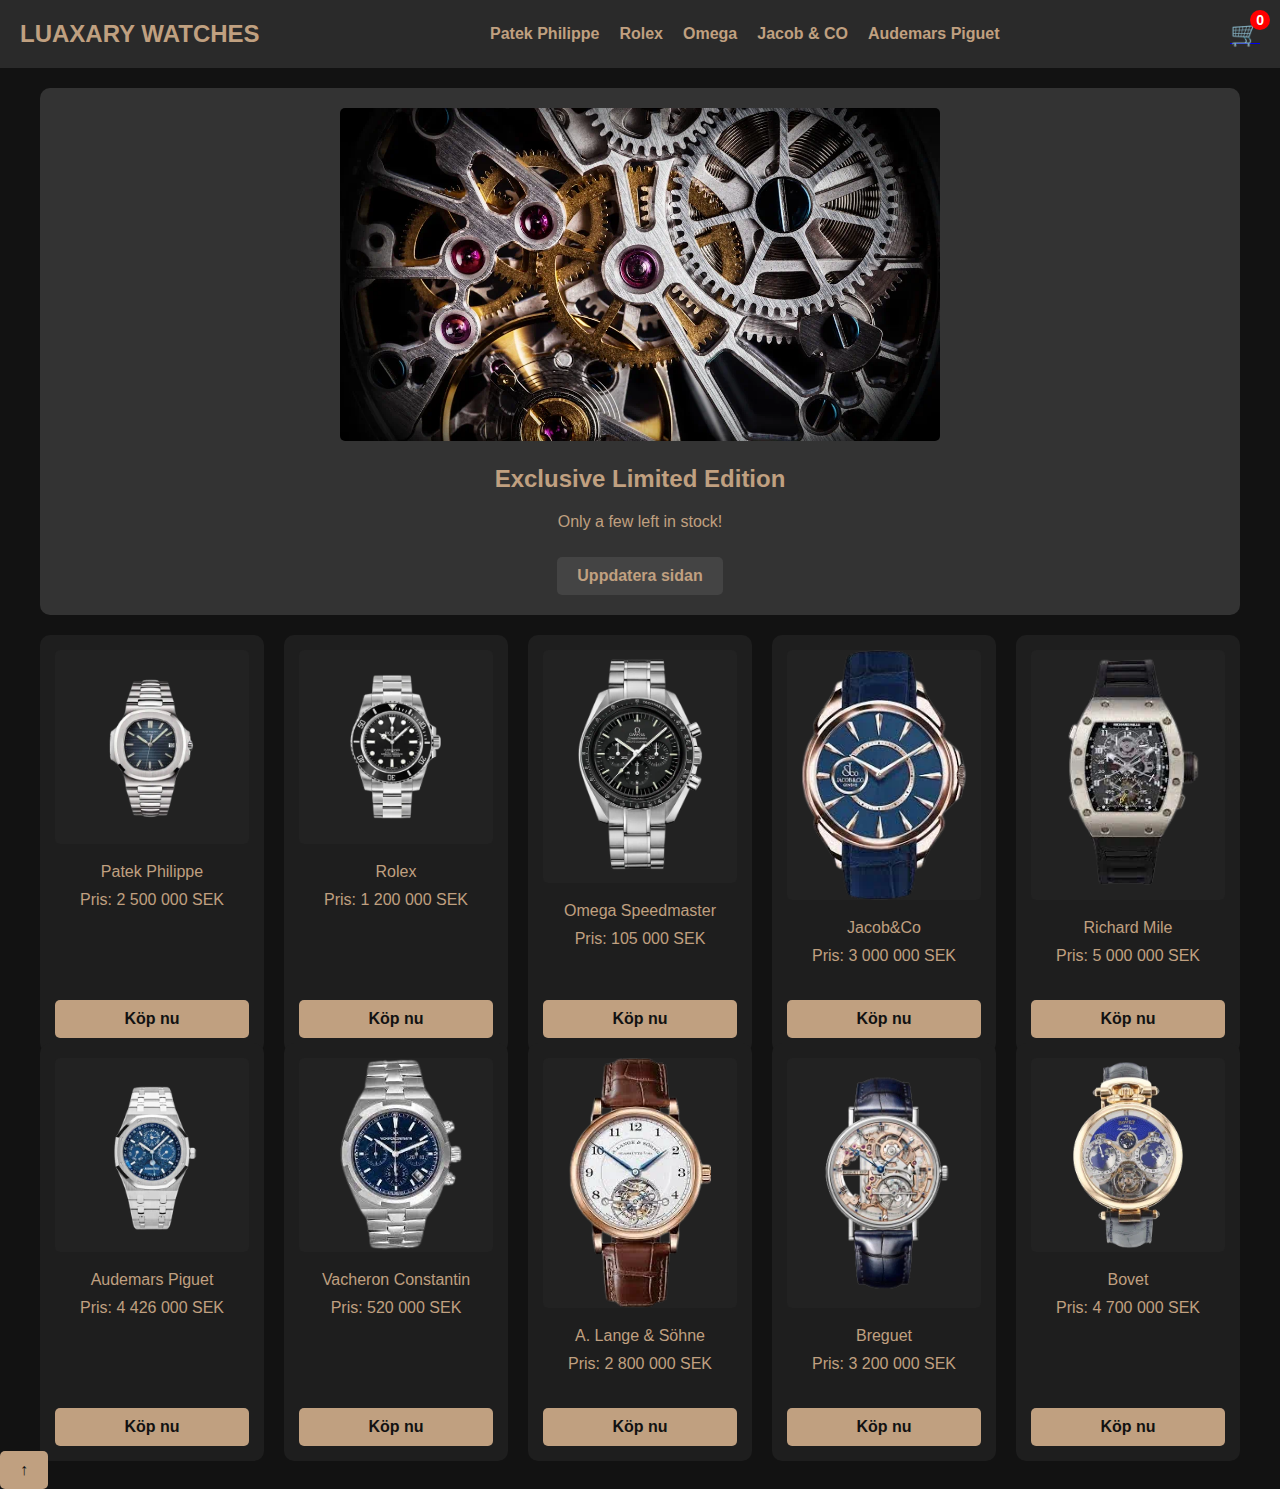
<file: index.html>
<!DOCTYPE html>
<html lang="en">
<head>
    <meta charset="UTF-8">
    <meta name="viewport" content="width=device-width, initial-scale=1.0">
    <title>Luxury Watches</title>
    <link rel="stylesheet" href="style.css">
    <script src="script.js" defer></script>
</head>
<body>
    <header>
        <div class="logo">LUAXARY WATCHES</div>
        <nav>
            <ul class="nav-links">
                <li><a href="patek-philipe.html">Patek Philippe</a></li>
                <li><a href="rolex.html">Rolex</a></li>
                <li><a href="Omega Speedmaster.html">Omega</a></li>
                <li><a href="Jacob&Co.html">Jacob & CO</a></li>
                <li><a href="Audemars Piguet.html">Audemars Piguet</a></li>
            </ul>
            <div class="hamburger-menu" onclick="toggleMenu()">
                <div class="bar"></div>
                <div class="bar"></div>
                <div class="bar"></div>
            </div>
        </nav>
        <div class="cart">
            <a href="cart.html" class="cart-link">
                <span class="cart-icon">🛒</span>
                <span class="cart-count">0</span>
            </a>
        </div>
    </header>
    
    <main class="product-container">
        <section class="unique-product">
            <img src="img/Watches Mechanism projekt.webp" alt="Unique Product">
            <h2>Exclusive Limited Edition</h2>
            <p>Only a few left in stock!</p>
            <a href="index.html" class="button">Uppdatera sidan</a>
        </section>
        
        <div class="product">
            <a href="patek-philipe.html">
                <img src="img/Patek-Philippe projekt.webp" alt="Patek Philippe">
            </a>
            <p>Patek Philippe</p>
            <p>Pris: 2 500 000 SEK</p>
            <button class="button" onclick="addToCart('Patek Philippe', 2500000, 'img/Patek-Philippe projekt.webp')">Köp nu</button>
        </div>
        <div class="product">
            <a href="rolex.html">
                <img src="img/rolex projekt.webp" alt="Rolex">
            </a>
            <p>Rolex</p>
            <p>Pris: 1 200 000 SEK</p>
            <button class="button" onclick="addToCart('Rolex', 1200000, 'img/rolex projekt.webp')">Köp nu</button>
        </div>
        <div class="product">
            <a href="Omega Speedmaster.html">
                <img src="img/Omega_speedmaster projekt.webp" alt="Omega Speedmaster">
            </a>
            <p>Omega Speedmaster</p>
            <p>Pris: 105 000 SEK</p>
            <button class="button" onclick="addToCart('Omega Speedmaster', 105000, 'img/Omega_speedmaster projekt.webp')">Köp nu</button>
        </div>
        <div class="product">
            <a href="Jacob&Co.html">
                <img src="img/Jacob&Co projekt.webp" alt="Jacob & Co">
            </a>
            <p>Jacob&Co</p>
            <p>Pris: 3 000 000 SEK</p>
            <button class="button" onclick="addToCart('Jacob&Co', 3000000, 'img/Jacob&Co projekt.webp')">Köp nu</button>
        </div>
        <div class="product">
            <a href="Richard Mile.html">
                <img src="img/Richard Mile projekt.webp" alt="Richard Mille">
            </a>
            <p>Richard Mile</p>
            <p>Pris: 5 000 000 SEK</p>
            <button class="button" onclick="addToCart('Richard Mile', 5000000, 'img/Richard Mile projekt.webp')">Köp nu</button>
        </div>
        <div class="product">
            <a href="Audemars Piguet.html">
                <img src="img/Audemars Piguet projekt.webp" alt="Audemars Piguet">
            </a>
            <p>Audemars Piguet</p>
            <p>Pris: 4 426 000 SEK</p>
            <button class="button" onclick="addToCart('Audemars Piguet', 4426000, 'img/Audemars Piguet projekt.webp')">Köp nu</button>
        </div>
        <div class="product">
            <a href="Vacheron Constantin.html">
                <img src="img/Vacheron Constantin projekt.webp" alt="Vacheron Constantin">
            </a>
            <p>Vacheron Constantin</p>
            <p>Pris: 520 000 SEK</p>
            <button class="button" onclick="addToCart('Vacheron Constantin', 520000, 'img/Vacheron Constantin projekt.webp')">Köp nu</button>
        </div>
        <div class="product">
            <a href="A. Lange & Söhne.html">
                <img src="img/A. Lange & Söhne projekt.webp" alt="A. Lange & Söhne">
            </a>
            <p>A. Lange & Söhne</p>
            <p>Pris: 2 800 000 SEK</p>
            <button class="button" onclick="addToCart('A. Lange & Söhne', 2800000, 'img/A. Lange & Söhne projekt.webp')">Köp nu</button>
        </div>
        <div class="product">
            <a href="Breguet.html">
                <img src="img/Breguet projekt.webp" alt="Breguet">
            </a>
            <p>Breguet</p>
            <p>Pris: 3 200 000 SEK</p>
            <button class="button" onclick="addToCart('Breguet', 3200000, 'img/Breguet projekt.webp')">Köp nu</button>
        </div>
        <div class="product">
            <a href="Bovet.html">
                <img src="img/Bovet projekt.webp" alt="Bovet">
            </a>
            <p>Bovet</p>
            <p>Pris: 4 700 000 SEK</p>
            <button class="button" onclick="addToCart('Bovet', 4700000, 'img/Bovet projekt.webp')">Köp nu</button>
        </div>
    </main>
<!-- Till toppen-knappen -->
<button class="back-to-top" onclick="scrollToTop()">↑</button>

<script>
    // Funktion för att scrolla till toppen
    function scrollToTop() {
        window.scrollTo({ top: 0, behavior: 'smooth' });
    }

    // Visa eller dölj "Till toppen"-knappen baserat på scrollposition
    window.addEventListener('scroll', () => {
        const backToTopButton = document.querySelector('.back-to-top');
        if (window.scrollY > 300) {
            backToTopButton.style.display = 'flex';
        } else {
            backToTopButton.style.display = 'none';
        }
    });
</script>
</body>
</html>
</file>
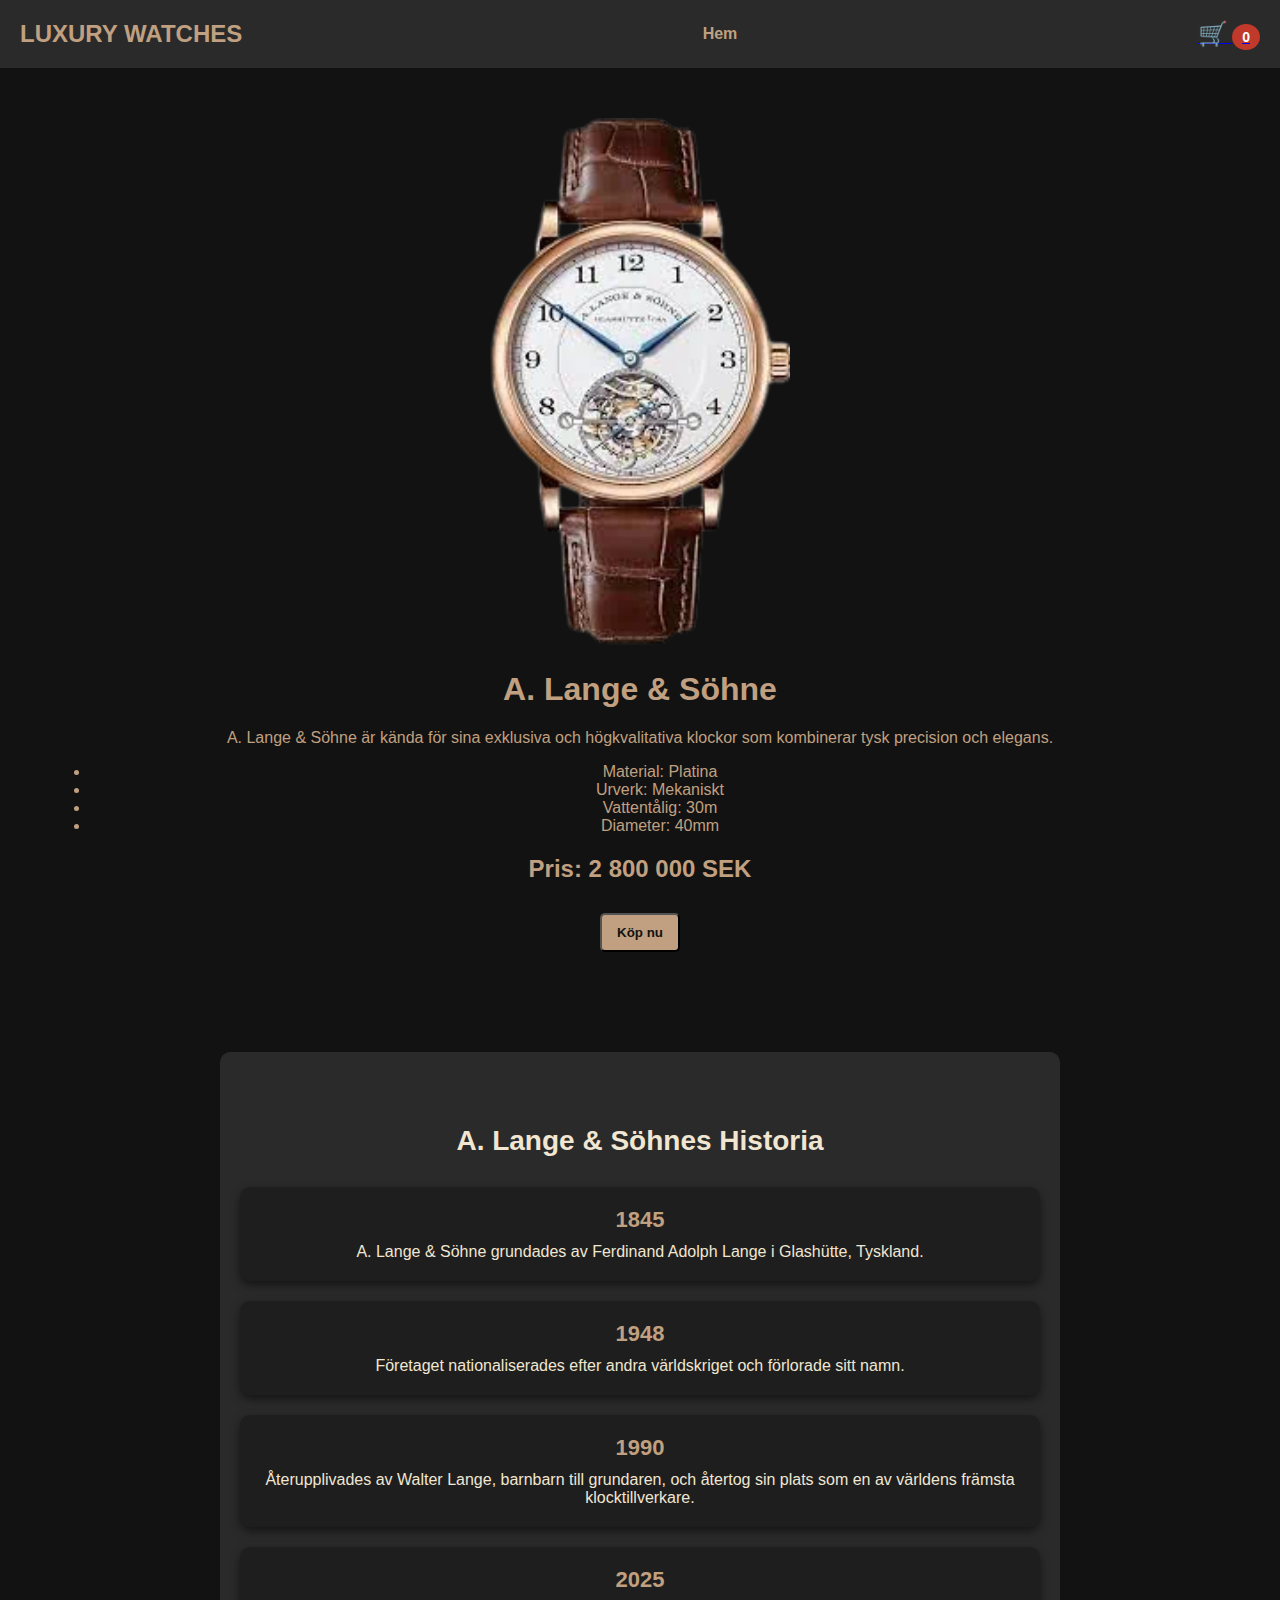
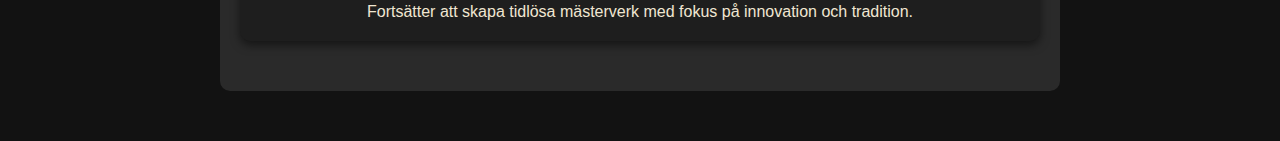
<file: A. Lange & Söhne.html>
<!DOCTYPE html>
<html lang="en">
<head>
    <meta charset="UTF-8">
    <meta name="viewport" content="width=device-width, initial-scale=1.0">
    <title>A. Lange & Söhne</title>
    <style>
        body {
            font-family: Arial, sans-serif;
            background-color: #121212;
            color: #c0a080;
            margin: 0;
            padding: 0;
        }
        header {
            display: flex;
            justify-content: space-between;
            align-items: center;
            background-color: #2a2a2a;
            padding: 20px;
        }
        .logo {
            font-size: 24px;
            font-weight: bold;
        }
        nav ul {
            list-style: none;
            display: flex;
            gap: 20px;
            margin: 0;
            padding: 0;
        }
        nav a {
            color: #c0a080;
            text-decoration: none;
            font-weight: bold;
        }
        .cart {
            display: flex;
            align-items: center;
            gap: 10px;
        }
        .cart-icon {
            font-size: 24px;
        }
        .cart-count {
            background-color: #c0392b;
            color: white;
            border-radius: 50%;
            padding: 5px 10px;
            font-size: 14px;
            font-weight: bold;
        }
        .product-detail {
            text-align: center;
            padding: 50px;
        }
        .product-detail img {
            width: 300px;
            border-radius: 10px;
        }
        .button {
            display: inline-block;
            margin-top: 10px;
            padding: 10px 15px;
            background-color: #c0a080;
            color: #121212;
            text-decoration: none;
            border-radius: 5px;
            font-weight: bold;
            cursor: pointer;
        }
        .button:hover {
            background-color: #a07a60;
        }
        .timeline {
            background-color: #2a2a2a;
            color: #f0e6d2;
            padding: 50px 20px;
            margin: 50px auto;
            border-radius: 10px;
            max-width: 800px;
            text-align: center;
        }
        .timeline h2 {
            margin-bottom: 30px;
            font-size: 28px;
        }
        .timeline-container {
            display: flex;
            flex-direction: column;
            gap: 20px;
        }
        .timeline-item {
            background-color: #1e1e1e;
            padding: 20px;
            border-radius: 10px;
            box-shadow: 0 4px 10px rgba(0, 0, 0, 0.5);
        }
        .timeline-item h3 {
            margin: 0 0 10px;
            font-size: 22px;
            color: #c0a080;
        }
        .timeline-item p {
            margin: 0;
            font-size: 16px;
        }
    </style>
    <script>
        // Funktion för att uppdatera kundvagnsantalet
        function updateCartCount() {
            const cartCount = document.querySelector('.cart-count');
            const cart = JSON.parse(localStorage.getItem('cart')) || [];
            cartCount.textContent = cart.length;
        }

        // Funktion för att lägga till produkter i varukorgen
        function addToCart(productName, price, imageUrl) {
            let cart = JSON.parse(localStorage.getItem('cart')) || [];
            cart.push({ productName, price, image: imageUrl });
            localStorage.setItem('cart', JSON.stringify(cart));
            alert(`${productName} har lagts till i varukorgen!`);
            updateCartCount(); // Uppdatera siffran på varukorgen
        }

        // Kör när sidan laddas
        document.addEventListener('DOMContentLoaded', updateCartCount);
    </script>
</head>
<body>
    <header>
        <div class="logo">LUXURY WATCHES</div>
        <nav>
            <ul>
                <li><a href="index.html">Hem</a></li>
            </ul>
        </nav>
        <div class="cart">
            <a href="cart.html" class="cart-link">
                <span class="cart-icon">🛒</span>
                <span class="cart-count">0</span>
            </a>
        </div>
    </header>
    
    <main class="product-detail">
        <img src="img/A. Lange & Söhne projekt.webp" alt="A. Lange & Söhne">
        <h1>A. Lange & Söhne</h1>
        <p>A. Lange & Söhne är kända för sina exklusiva och högkvalitativa klockor som kombinerar tysk precision och elegans.</p>
        <ul>
            <li>Material: Platina</li>
            <li>Urverk: Mekaniskt</li>
            <li>Vattentålig: 30m</li>
            <li>Diameter: 40mm</li>
        </ul>
        <h2>Pris: 2 800 000 SEK</h2>
        <button class="button" onclick="addToCart('A. Lange & Söhne', 2800000, 'img/A. Lange & Söhne projekt.webp')">Köp nu</button>
    </main>

    <section class="timeline">
        <h2>A. Lange & Söhnes Historia</h2>
        <div class="timeline-container">
            <div class="timeline-item">
                <h3>1845</h3>
                <p>A. Lange & Söhne grundades av Ferdinand Adolph Lange i Glashütte, Tyskland.</p>
            </div>
            <div class="timeline-item">
                <h3>1948</h3>
                <p>Företaget nationaliserades efter andra världskriget och förlorade sitt namn.</p>
            </div>
            <div class="timeline-item">
                <h3>1990</h3>
                <p>Återupplivades av Walter Lange, barnbarn till grundaren, och återtog sin plats som en av världens främsta klocktillverkare.</p>
            </div>
            <div class="timeline-item">
                <h3>2025</h3>
                <p>Fortsätter att skapa tidlösa mästerverk med fokus på innovation och tradition.</p>
            </div>
        </div>
    </section>
</body>
</html>
</file>
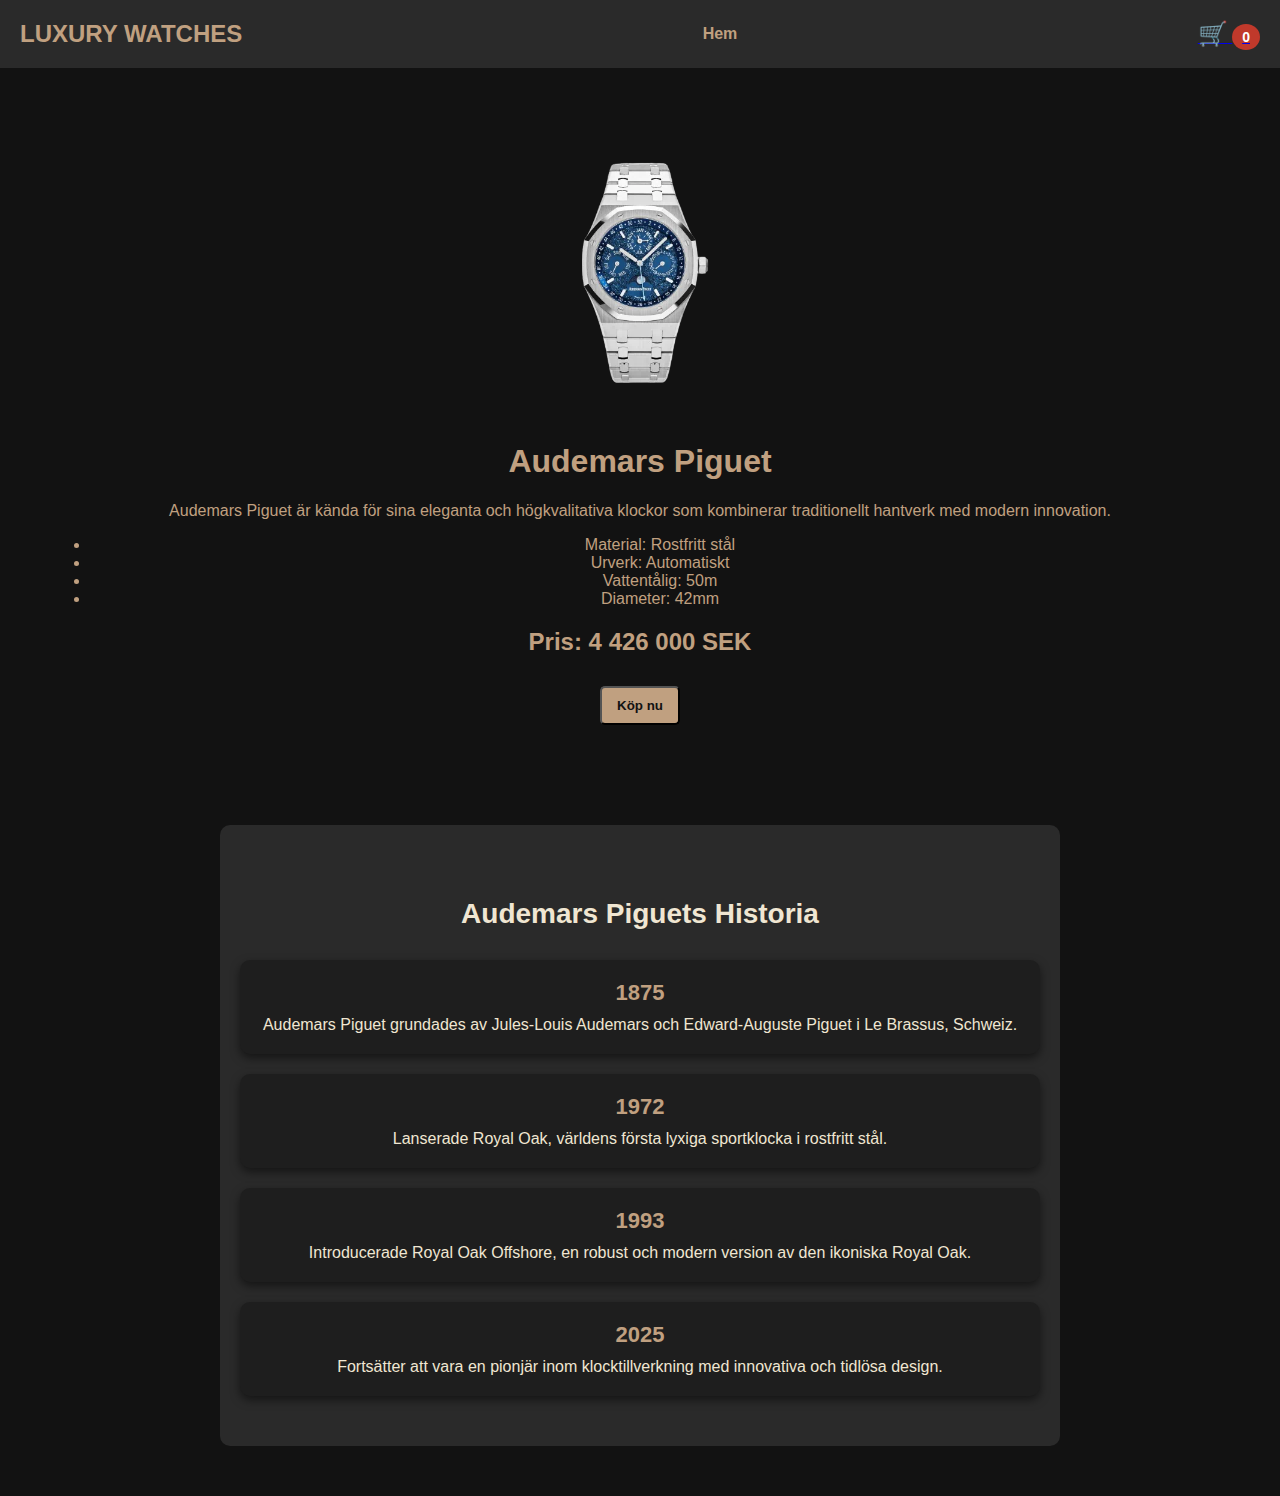
<file: Audemars Piguet.html>
<!DOCTYPE html>
<html lang="en">
<head>
    <meta charset="UTF-8">
    <meta name="viewport" content="width=device-width, initial-scale=1.0">
    <title>Audemars Piguet</title>
    <style>
        body {
            font-family: Arial, sans-serif;
            background-color: #121212;
            color: #c0a080;
            margin: 0;
            padding: 0;
        }
        header {
            display: flex;
            justify-content: space-between;
            align-items: center;
            background-color: #2a2a2a;
            padding: 20px;
        }
        .logo {
            font-size: 24px;
            font-weight: bold;
        }
        nav ul {
            list-style: none;
            display: flex;
            gap: 20px;
            margin: 0;
            padding: 0;
        }
        nav a {
            color: #c0a080;
            text-decoration: none;
            font-weight: bold;
        }
        .cart {
            display: flex;
            align-items: center;
            gap: 10px;
        }
        .cart-icon {
            font-size: 24px;
        }
        .cart-count {
            background-color: #c0392b;
            color: white;
            border-radius: 50%;
            padding: 5px 10px;
            font-size: 14px;
            font-weight: bold;
        }
        .product-detail {
            text-align: center;
            padding: 50px;
        }
        .product-detail img {
            width: 300px;
            border-radius: 10px;
        }
        .button {
            display: inline-block;
            margin-top: 10px;
            padding: 10px 15px;
            background-color: #c0a080;
            color: #121212;
            text-decoration: none;
            border-radius: 5px;
            font-weight: bold;
            cursor: pointer;
        }
        .button:hover {
            background-color: #a07a60;
        }
        .timeline {
            background-color: #2a2a2a;
            color: #f0e6d2;
            padding: 50px 20px;
            margin: 50px auto;
            border-radius: 10px;
            max-width: 800px;
            text-align: center;
        }
        .timeline h2 {
            margin-bottom: 30px;
            font-size: 28px;
        }
        .timeline-container {
            display: flex;
            flex-direction: column;
            gap: 20px;
        }
        .timeline-item {
            background-color: #1e1e1e;
            padding: 20px;
            border-radius: 10px;
            box-shadow: 0 4px 10px rgba(0, 0, 0, 0.5);
        }
        .timeline-item h3 {
            margin: 0 0 10px;
            font-size: 22px;
            color: #c0a080;
        }
        .timeline-item p {
            margin: 0;
            font-size: 16px;
        }
    </style>
    <script>
        // Funktion för att uppdatera kundvagnsantalet
        function updateCartCount() {
            const cartCount = document.querySelector('.cart-count');
            const cart = JSON.parse(localStorage.getItem('cart')) || [];
            cartCount.textContent = cart.length;
        }

        // Funktion för att lägga till produkter i varukorgen
        function addToCart(productName, price, imageUrl) {
            let cart = JSON.parse(localStorage.getItem('cart')) || [];
            cart.push({ productName, price, image: imageUrl });
            localStorage.setItem('cart', JSON.stringify(cart));
            alert(`${productName} har lagts till i varukorgen!`);
            updateCartCount(); // Uppdatera siffran på varukorgen
        }

        // Kör när sidan laddas
        document.addEventListener('DOMContentLoaded', updateCartCount);
    </script>
</head>
<body>
    <header>
        <div class="logo">LUXURY WATCHES</div>
        <nav>
            <ul>
                <li><a href="index.html">Hem</a></li>
            </ul>
        </nav>
        <div class="cart">
            <a href="cart.html" class="cart-link">
                <span class="cart-icon">🛒</span>
                <span class="cart-count">0</span>
            </a>
        </div>
    </header>
    
    <main class="product-detail">
        <img src="img/Audemars Piguet projekt.webp" alt="Audemars Piguet">
        <h1>Audemars Piguet</h1>
        <p>Audemars Piguet är kända för sina eleganta och högkvalitativa klockor som kombinerar traditionellt hantverk med modern innovation.</p>
        <ul>
            <li>Material: Rostfritt stål</li>
            <li>Urverk: Automatiskt</li>
            <li>Vattentålig: 50m</li>
            <li>Diameter: 42mm</li>
        </ul>
        <h2>Pris: 4 426 000 SEK</h2>
        <button class="button" onclick="addToCart('Audemars Piguet', 4426000, 'img/Audemars Piguet projekt.webp')">Köp nu</button>
    </main>

    <section class="timeline">
        <h2>Audemars Piguets Historia</h2>
        <div class="timeline-container">
            <div class="timeline-item">
                <h3>1875</h3>
                <p>Audemars Piguet grundades av Jules-Louis Audemars och Edward-Auguste Piguet i Le Brassus, Schweiz.</p>
            </div>
            <div class="timeline-item">
                <h3>1972</h3>
                <p>Lanserade Royal Oak, världens första lyxiga sportklocka i rostfritt stål.</p>
            </div>
            <div class="timeline-item">
                <h3>1993</h3>
                <p>Introducerade Royal Oak Offshore, en robust och modern version av den ikoniska Royal Oak.</p>
            </div>
            <div class="timeline-item">
                <h3>2025</h3>
                <p>Fortsätter att vara en pionjär inom klocktillverkning med innovativa och tidlösa design.</p>
            </div>
        </div>
    </section>
</body>
</html>
</file>
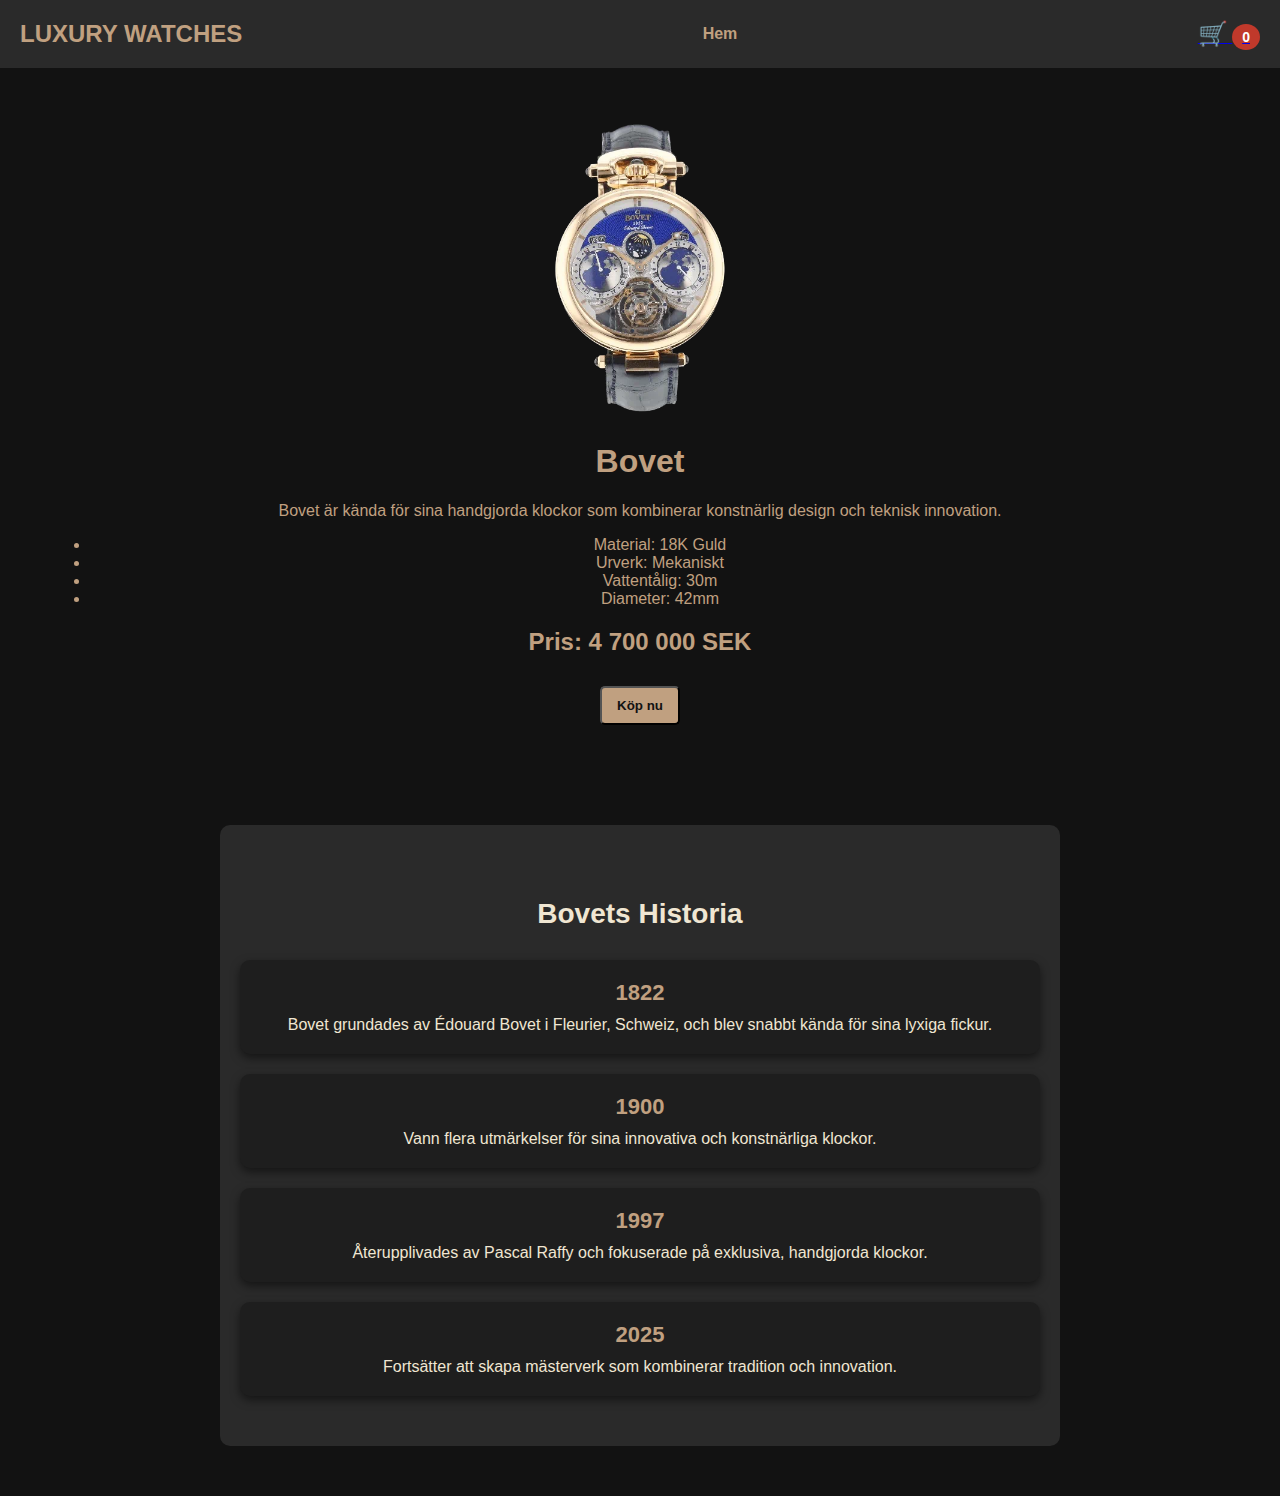
<file: Bovet.html>
<!DOCTYPE html>
<html lang="en">
<head>
    <meta charset="UTF-8">
    <meta name="viewport" content="width=device-width, initial-scale=1.0">
    <title>Bovet</title>
    <style>
        body {
            font-family: Arial, sans-serif;
            background-color: #121212;
            color: #c0a080;
            margin: 0;
            padding: 0;
        }
        header {
            display: flex;
            justify-content: space-between;
            align-items: center;
            background-color: #2a2a2a;
            padding: 20px;
        }
        .logo {
            font-size: 24px;
            font-weight: bold;
        }
        nav ul {
            list-style: none;
            display: flex;
            gap: 20px;
            margin: 0;
            padding: 0;
        }
        nav a {
            color: #c0a080;
            text-decoration: none;
            font-weight: bold;
        }
        .cart {
            display: flex;
            align-items: center;
            gap: 10px;
        }
        .cart-icon {
            font-size: 24px;
        }
        .cart-count {
            background-color: #c0392b;
            color: white;
            border-radius: 50%;
            padding: 5px 10px;
            font-size: 14px;
            font-weight: bold;
        }
        .product-detail {
            text-align: center;
            padding: 50px;
        }
        .product-detail img {
            width: 300px;
            border-radius: 10px;
        }
        .button {
            display: inline-block;
            margin-top: 10px;
            padding: 10px 15px;
            background-color: #c0a080;
            color: #121212;
            text-decoration: none;
            border-radius: 5px;
            font-weight: bold;
            cursor: pointer;
        }
        .button:hover {
            background-color: #a07a60;
        }
        .timeline {
            background-color: #2a2a2a;
            color: #f0e6d2;
            padding: 50px 20px;
            margin: 50px auto;
            border-radius: 10px;
            max-width: 800px;
            text-align: center;
        }
        .timeline h2 {
            margin-bottom: 30px;
            font-size: 28px;
        }
        .timeline-container {
            display: flex;
            flex-direction: column;
            gap: 20px;
        }
        .timeline-item {
            background-color: #1e1e1e;
            padding: 20px;
            border-radius: 10px;
            box-shadow: 0 4px 10px rgba(0, 0, 0, 0.5);
        }
        .timeline-item h3 {
            margin: 0 0 10px;
            font-size: 22px;
            color: #c0a080;
        }
        .timeline-item p {
            margin: 0;
            font-size: 16px;
        }
    </style>
    <script>
        // Funktion för att uppdatera kundvagnsantalet
        function updateCartCount() {
            const cartCount = document.querySelector('.cart-count');
            const cart = JSON.parse(localStorage.getItem('cart')) || [];
            cartCount.textContent = cart.length;
        }

        // Funktion för att lägga till produkter i varukorgen
        function addToCart(productName, price, imageUrl) {
            let cart = JSON.parse(localStorage.getItem('cart')) || [];
            cart.push({ productName, price, image: imageUrl });
            localStorage.setItem('cart', JSON.stringify(cart));
            alert(`${productName} har lagts till i varukorgen!`);
            updateCartCount(); // Uppdatera siffran på varukorgen
        }

        // Kör när sidan laddas
        document.addEventListener('DOMContentLoaded', updateCartCount);
    </script>
</head>
<body>
    <header>
        <div class="logo">LUXURY WATCHES</div>
        <nav>
            <ul>
                <li><a href="index.html">Hem</a></li>
            </ul>
        </nav>
        <div class="cart">
            <a href="cart.html" class="cart-link">
                <span class="cart-icon">🛒</span>
                <span class="cart-count">0</span>
            </a>
        </div>
    </header>
    
    <main class="product-detail">
        <img src="img/Bovet projekt.webp" alt="Bovet">
        <h1>Bovet</h1>
        <p>Bovet är kända för sina handgjorda klockor som kombinerar konstnärlig design och teknisk innovation.</p>
        <ul>
            <li>Material: 18K Guld</li>
            <li>Urverk: Mekaniskt</li>
            <li>Vattentålig: 30m</li>
            <li>Diameter: 42mm</li>
        </ul>
        <h2>Pris: 4 700 000 SEK</h2>
        <button class="button" onclick="addToCart('Bovet', 4700000, 'img/Bovet projekt.webp')">Köp nu</button>
    </main>

    <section class="timeline">
        <h2>Bovets Historia</h2>
        <div class="timeline-container">
            <div class="timeline-item">
                <h3>1822</h3>
                <p>Bovet grundades av Édouard Bovet i Fleurier, Schweiz, och blev snabbt kända för sina lyxiga fickur.</p>
            </div>
            <div class="timeline-item">
                <h3>1900</h3>
                <p>Vann flera utmärkelser för sina innovativa och konstnärliga klockor.</p>
            </div>
            <div class="timeline-item">
                <h3>1997</h3>
                <p>Återupplivades av Pascal Raffy och fokuserade på exklusiva, handgjorda klockor.</p>
            </div>
            <div class="timeline-item">
                <h3>2025</h3>
                <p>Fortsätter att skapa mästerverk som kombinerar tradition och innovation.</p>
            </div>
        </div>
    </section>
</body>
</html>
</file>
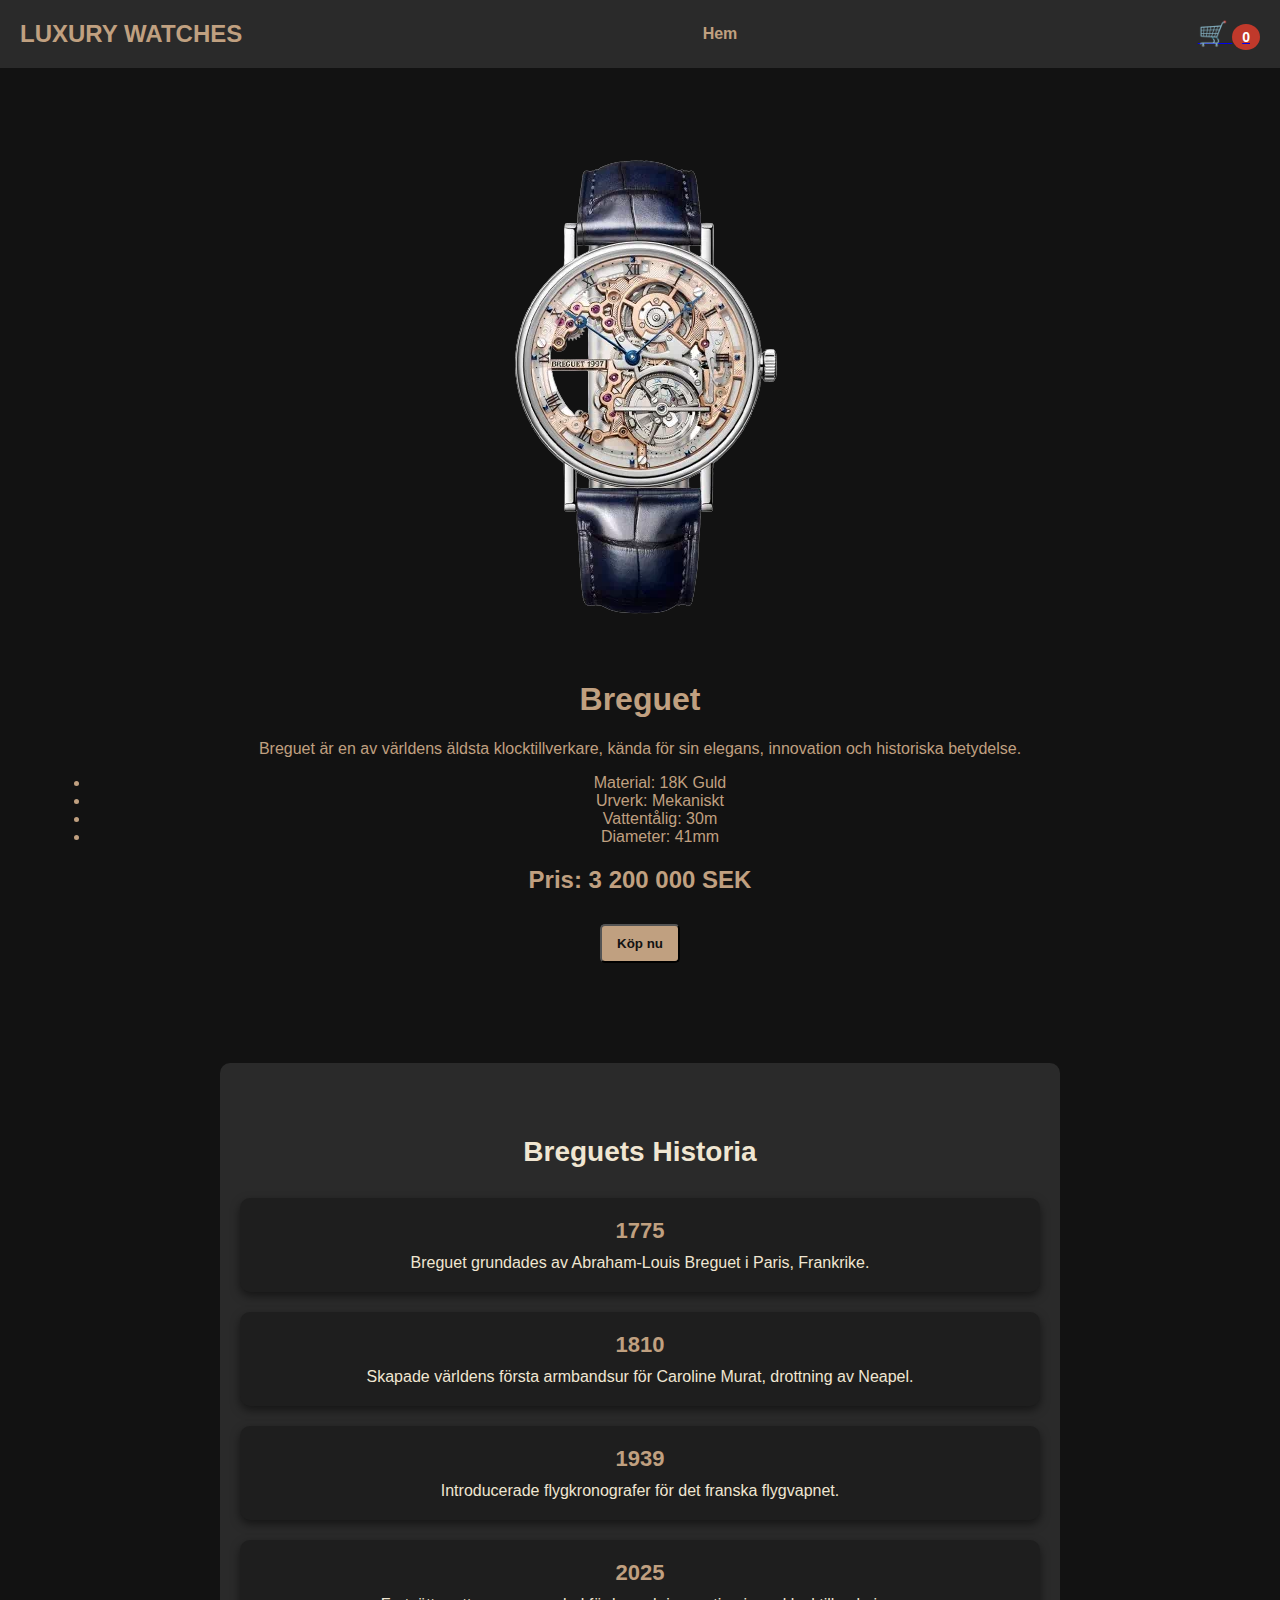
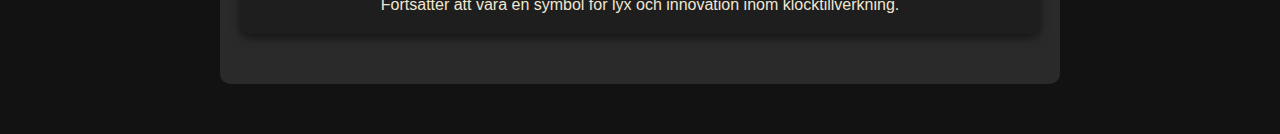
<file: Breguet.html>
<!DOCTYPE html>
<html lang="en">
<head>
    <meta charset="UTF-8">
    <meta name="viewport" content="width=device-width, initial-scale=1.0">
    <title>Breguet</title>
    <style>
        body {
            font-family: Arial, sans-serif;
            background-color: #121212;
            color: #c0a080;
            margin: 0;
            padding: 0;
        }
        header {
            display: flex;
            justify-content: space-between;
            align-items: center;
            background-color: #2a2a2a;
            padding: 20px;
        }
        .logo {
            font-size: 24px;
            font-weight: bold;
        }
        nav ul {
            list-style: none;
            display: flex;
            gap: 20px;
            margin: 0;
            padding: 0;
        }
        nav a {
            color: #c0a080;
            text-decoration: none;
            font-weight: bold;
        }
        .cart {
            display: flex;
            align-items: center;
            gap: 10px;
        }
        .cart-icon {
            font-size: 24px;
        }
        .cart-count {
            background-color: #c0392b;
            color: white;
            border-radius: 50%;
            padding: 5px 10px;
            font-size: 14px;
            font-weight: bold;
        }
        .product-detail {
            text-align: center;
            padding: 50px;
        }
        .product-detail img {
            width: 300px;
            border-radius: 10px;
        }
        .button {
            display: inline-block;
            margin-top: 10px;
            padding: 10px 15px;
            background-color: #c0a080;
            color: #121212;
            text-decoration: none;
            border-radius: 5px;
            font-weight: bold;
            cursor: pointer;
        }
        .button:hover {
            background-color: #a07a60;
        }
        .timeline {
            background-color: #2a2a2a;
            color: #f0e6d2;
            padding: 50px 20px;
            margin: 50px auto;
            border-radius: 10px;
            max-width: 800px;
            text-align: center;
        }
        .timeline h2 {
            margin-bottom: 30px;
            font-size: 28px;
        }
        .timeline-container {
            display: flex;
            flex-direction: column;
            gap: 20px;
        }
        .timeline-item {
            background-color: #1e1e1e;
            padding: 20px;
            border-radius: 10px;
            box-shadow: 0 4px 10px rgba(0, 0, 0, 0.5);
        }
        .timeline-item h3 {
            margin: 0 0 10px;
            font-size: 22px;
            color: #c0a080;
        }
        .timeline-item p {
            margin: 0;
            font-size: 16px;
        }
    </style>
    <script>
        // Funktion för att uppdatera kundvagnsantalet
        function updateCartCount() {
            const cartCount = document.querySelector('.cart-count');
            const cart = JSON.parse(localStorage.getItem('cart')) || [];
            cartCount.textContent = cart.length;
        }

        // Funktion för att lägga till produkter i varukorgen
        function addToCart(productName, price, imageUrl) {
            let cart = JSON.parse(localStorage.getItem('cart')) || [];
            cart.push({ productName, price, image: imageUrl });
            localStorage.setItem('cart', JSON.stringify(cart));
            alert(`${productName} har lagts till i varukorgen!`);
            updateCartCount(); // Uppdatera siffran på varukorgen
        }

        // Kör när sidan laddas
        document.addEventListener('DOMContentLoaded', updateCartCount);
    </script>
</head>
<body>
    <header>
        <div class="logo">LUXURY WATCHES</div>
        <nav>
            <ul>
                <li><a href="index.html">Hem</a></li>
            </ul>
        </nav>
        <div class="cart">
            <a href="cart.html" class="cart-link">
                <span class="cart-icon">🛒</span>
                <span class="cart-count">0</span>
            </a>
        </div>
    </header>
    
    <main class="product-detail">
        <img src="img/Breguet projekt.webp" alt="Breguet">
        <h1>Breguet</h1>
        <p>Breguet är en av världens äldsta klocktillverkare, kända för sin elegans, innovation och historiska betydelse.</p>
        <ul>
            <li>Material: 18K Guld</li>
            <li>Urverk: Mekaniskt</li>
            <li>Vattentålig: 30m</li>
            <li>Diameter: 41mm</li>
        </ul>
        <h2>Pris: 3 200 000 SEK</h2>
        <button class="button" onclick="addToCart('Breguet', 3200000, 'img/Breguet projekt.webp')">Köp nu</button>
    </main>

    <section class="timeline">
        <h2>Breguets Historia</h2>
        <div class="timeline-container">
            <div class="timeline-item">
                <h3>1775</h3>
                <p>Breguet grundades av Abraham-Louis Breguet i Paris, Frankrike.</p>
            </div>
            <div class="timeline-item">
                <h3>1810</h3>
                <p>Skapade världens första armbandsur för Caroline Murat, drottning av Neapel.</p>
            </div>
            <div class="timeline-item">
                <h3>1939</h3>
                <p>Introducerade flygkronografer för det franska flygvapnet.</p>
            </div>
            <div class="timeline-item">
                <h3>2025</h3>
                <p>Fortsätter att vara en symbol för lyx och innovation inom klocktillverkning.</p>
            </div>
        </div>
    </section>
</body>
</html>
</file>
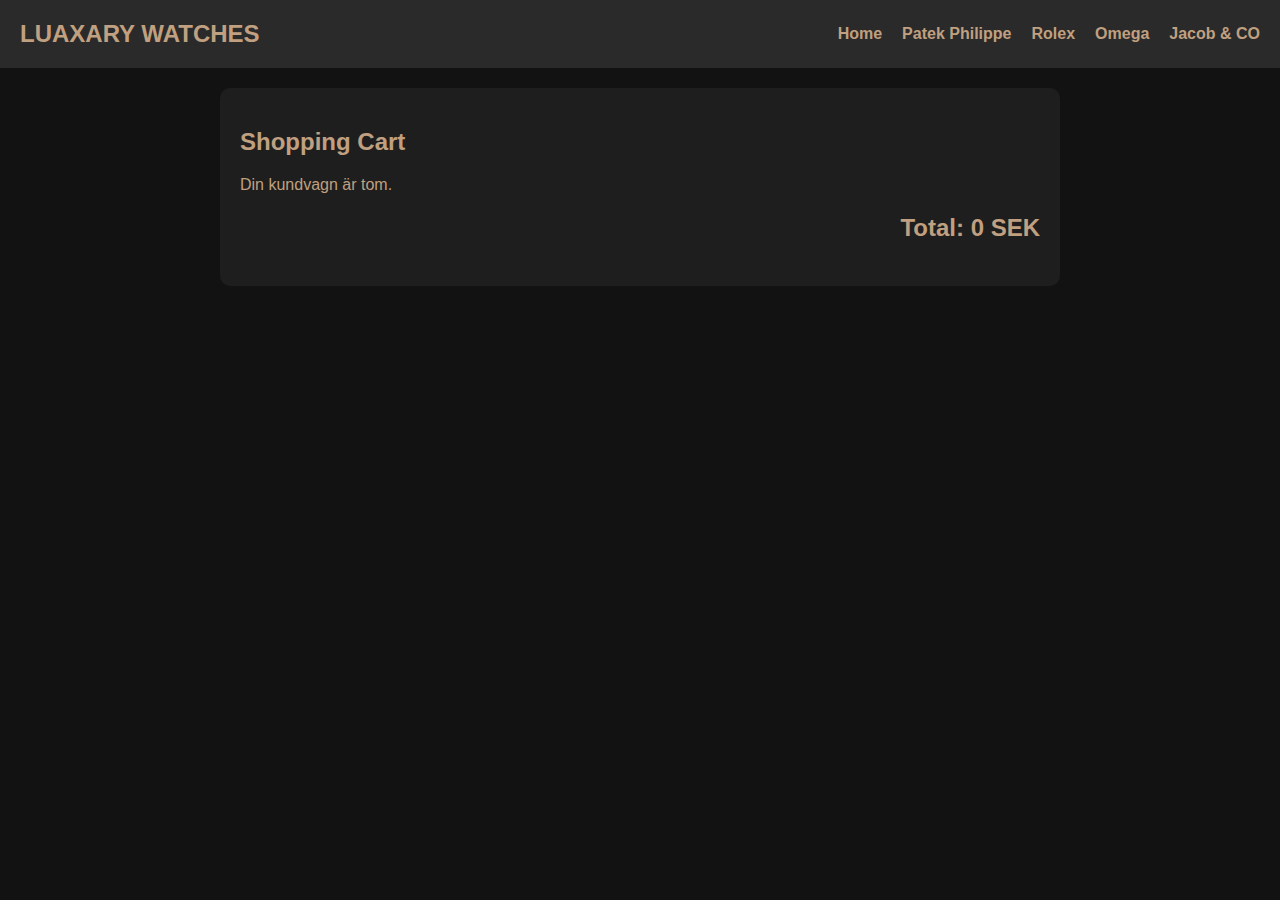
<file: cart.html>
<!DOCTYPE html>
<html lang="en">
<head>
    <meta charset="UTF-8">
    <meta name="viewport" content="width=device-width, initial-scale=1.0">
    <title>Varukorg</title>
    <link rel="stylesheet" href="style.css">
    <script src="script.js" defer></script>
</head>
<script>
    // Funktion för att visa kundvagnens innehåll
    function displayCart() {
        const cart = JSON.parse(localStorage.getItem('cart')) || [];
        const cartContainer = document.getElementById('cart-items');
        const totalPriceElement = document.getElementById('total-price');
        let totalPrice = 0;

        // Rensa innehållet i kundvagnen
        cartContainer.innerHTML = "";

        if (cart.length === 0) {
            cartContainer.innerHTML = "<p>Din kundvagn är tom.</p>";
            totalPriceElement.textContent = "Total: 0 SEK";
            return;
        }

        // Visa varje produkt i kundvagnen
        cart.forEach((item, index) => {
            const cartItem = document.createElement('div');
            cartItem.classList.add('cart-item');
            cartItem.innerHTML = `
                <img src="${item.image}" alt="${item.productName}" class="cart-image">
                <div class="cart-details">
                    <h3>${item.productName}</h3>
                    <p>Pris: ${item.price.toLocaleString()} SEK</p>
                </div>
                <button class="remove-button" onclick="removeFromCart(${index})">Ta bort</button>
            `;
            cartContainer.appendChild(cartItem);
            totalPrice += item.price;
        });

        totalPriceElement.textContent = `Total: ${totalPrice.toLocaleString()} SEK`;
    }

    // Funktion för att ta bort en produkt från kundvagnen
    function removeFromCart(index) {
        let cart = JSON.parse(localStorage.getItem('cart')) || [];
        cart.splice(index, 1);
        localStorage.setItem('cart', JSON.stringify(cart));
        displayCart();
        updateCartCount();
    }

    // Kör när sidan laddas
    document.addEventListener('DOMContentLoaded', displayCart);
</script>

<style>
    body {
        font-family: Arial, sans-serif;
        background-color: #121212;
        color: #c0a080;
        margin: 0;
        padding: 0;
    }
    header {
        display: flex;
        justify-content: space-between;
        align-items: center;
        background-color: #2a2a2a;
        padding: 20px;
    }
    .logo {
        font-size: 24px;
        font-weight: bold;
    }
    nav ul {
        list-style: none;
        display: flex;
        gap: 20px;
        margin: 0;
        padding: 0;
    }
    nav a {
        color: #c0a080;
        text-decoration: none;
        font-weight: bold;
    }
    .cart-container {
        max-width: 800px;
        margin: 20px auto;
        background: #1e1e1e;
        padding: 20px;
        border-radius: 10px;
    }
    .cart-item {
        display: flex;
        align-items: center;
        justify-content: space-between;
        background: #333;
        padding: 10px;
        margin-bottom: 10px;
        border-radius: 5px;
    }
    .cart-image {
        width: 50px;
        height: 50px;
        object-fit: contain;
        margin-right: 10px;
    }
    .cart-details {
        flex: 1;
        margin-left: 10px;
    }
    .remove-button {
        background-color: #c0392b;
        color: white;
        border: none;
        padding: 5px 10px;
        border-radius: 5px;
        cursor: pointer;
    }
    .remove-button:hover {
        background-color: #e74c3c;
    }
    #total-price {
        font-size: 1.5rem;
        font-weight: bold;
        text-align: right;
        margin-top: 20px;
    }
</style>
</head>
<body>
    <header>
        <div class="logo">LUAXARY WATCHES</div>
        <nav>
            <ul>
                <li><a href="index.html">Home</a></li>
                <li><a href="patek-philipe.html">Patek Philippe</a></li>
                <li><a href="rolex.html">Rolex</a></li>
                <li><a href="#">Omega</a></li>
                <li><a href="#">Jacob & CO</a></li>
            </ul>
        </nav>
    </header>
    <main>
        <div class="cart-container">
            <h2>Shopping Cart</h2>
            <div id="cart-items"></div>
            <h3 id="total-price">Total: $0.00</h3>
        </div>
    </main>
</body>
</html>
</file>
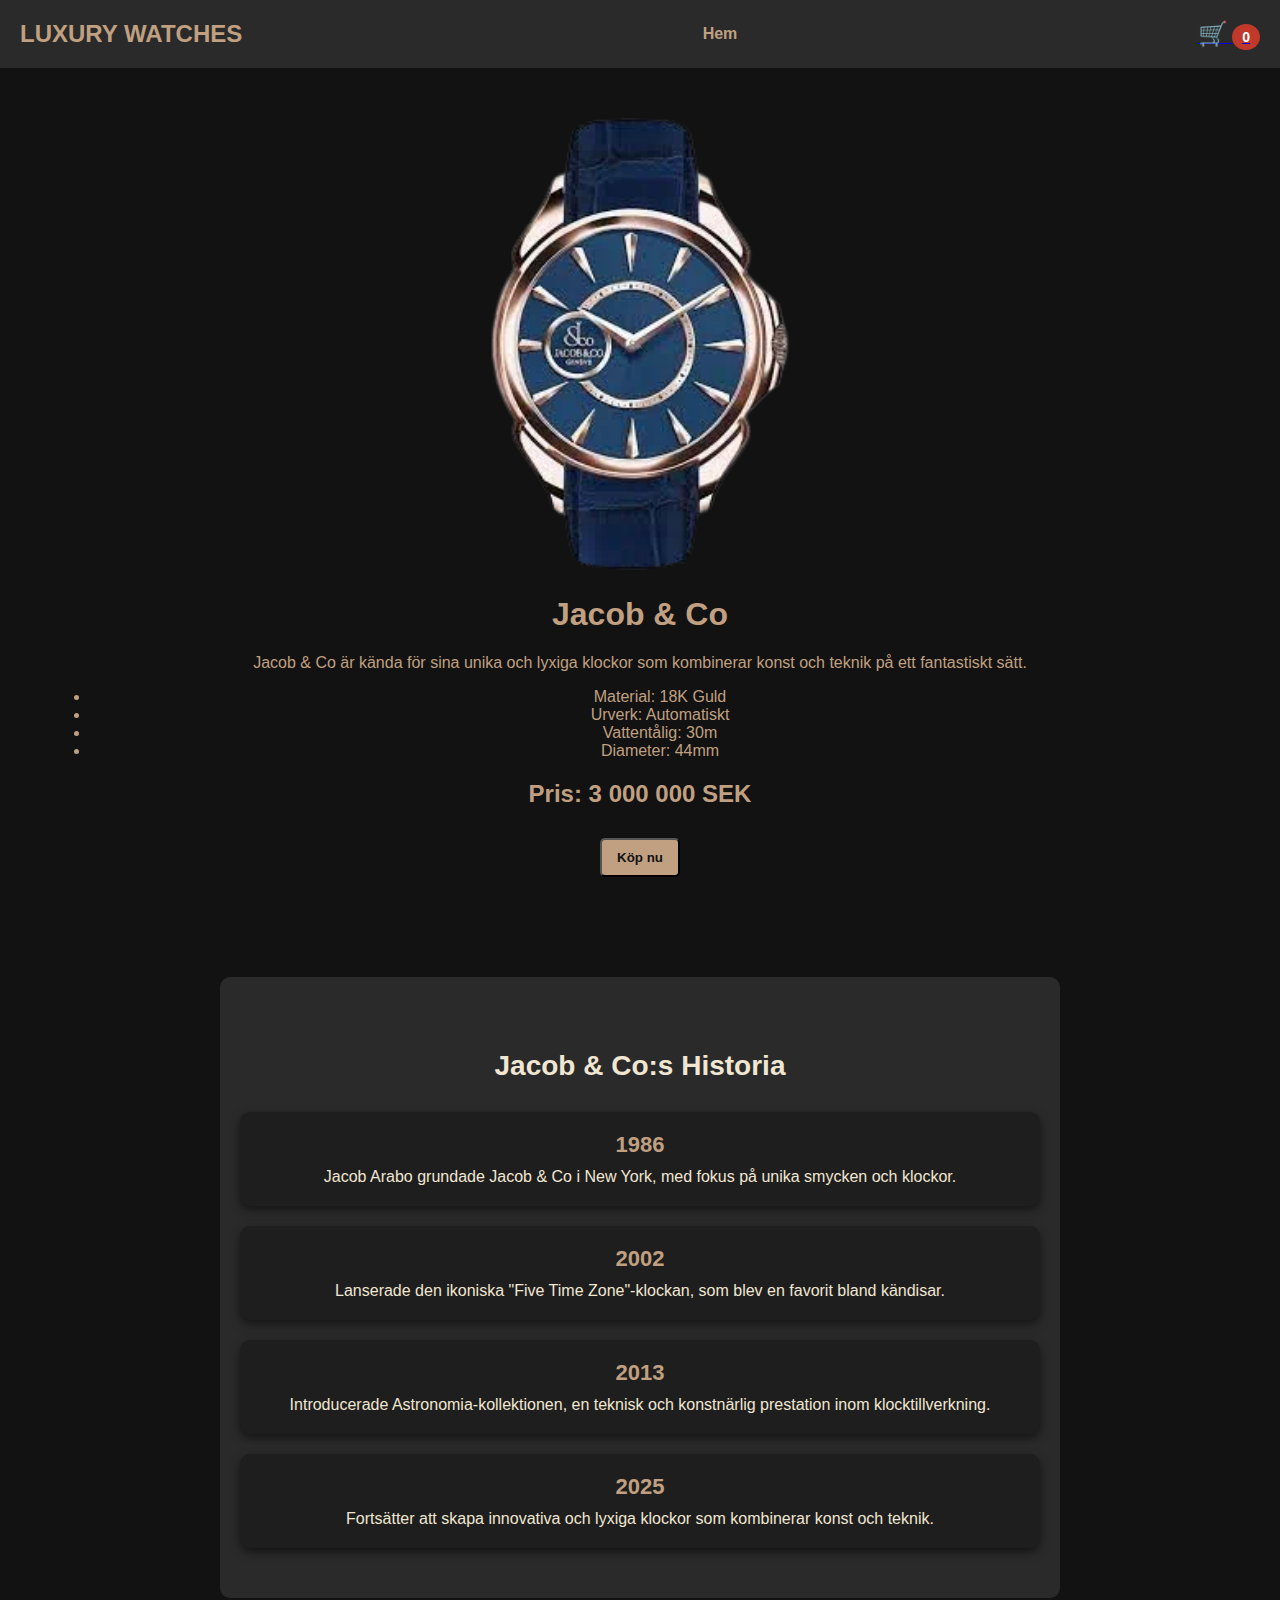
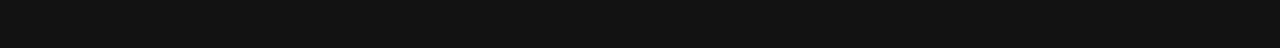
<file: Jacob&Co.html>
<!DOCTYPE html>
<html lang="en">
<head>
    <meta charset="UTF-8">
    <meta name="viewport" content="width=device-width, initial-scale=1.0">
    <title>Jacob & Co</title>
    <style>
        body {
            font-family: Arial, sans-serif;
            background-color: #121212;
            color: #c0a080;
            margin: 0;
            padding: 0;
        }
        header {
            display: flex;
            justify-content: space-between;
            align-items: center;
            background-color: #2a2a2a;
            padding: 20px;
        }
        .logo {
            font-size: 24px;
            font-weight: bold;
        }
        nav ul {
            list-style: none;
            display: flex;
            gap: 20px;
            margin: 0;
            padding: 0;
        }
        nav a {
            color: #c0a080;
            text-decoration: none;
            font-weight: bold;
        }
        .cart {
            display: flex;
            align-items: center;
            gap: 10px;
        }
        .cart-icon {
            font-size: 24px;
        }
        .cart-count {
            background-color: #c0392b;
            color: white;
            border-radius: 50%;
            padding: 5px 10px;
            font-size: 14px;
            font-weight: bold;
        }
        .product-detail {
            text-align: center;
            padding: 50px;
        }
        .product-detail img {
            width: 300px;
            border-radius: 10px;
        }
        .button {
            display: inline-block;
            margin-top: 10px;
            padding: 10px 15px;
            background-color: #c0a080;
            color: #121212;
            text-decoration: none;
            border-radius: 5px;
            font-weight: bold;
            cursor: pointer;
        }
        .button:hover {
            background-color: #a07a60;
        }
        .timeline {
            background-color: #2a2a2a;
            color: #f0e6d2;
            padding: 50px 20px;
            margin: 50px auto;
            border-radius: 10px;
            max-width: 800px;
            text-align: center;
        }
        .timeline h2 {
            margin-bottom: 30px;
            font-size: 28px;
        }
        .timeline-container {
            display: flex;
            flex-direction: column;
            gap: 20px;
        }
        .timeline-item {
            background-color: #1e1e1e;
            padding: 20px;
            border-radius: 10px;
            box-shadow: 0 4px 10px rgba(0, 0, 0, 0.5);
        }
        .timeline-item h3 {
            margin: 0 0 10px;
            font-size: 22px;
            color: #c0a080;
        }
        .timeline-item p {
            margin: 0;
            font-size: 16px;
        }
    </style>
    <script>
        // Funktion för att uppdatera kundvagnsantalet
        function updateCartCount() {
            const cartCount = document.querySelector('.cart-count');
            const cart = JSON.parse(localStorage.getItem('cart')) || [];
            cartCount.textContent = cart.length;
        }

        // Funktion för att lägga till produkter i varukorgen
        function addToCart(productName, price, imageUrl) {
            let cart = JSON.parse(localStorage.getItem('cart')) || [];
            cart.push({ productName, price, image: imageUrl });
            localStorage.setItem('cart', JSON.stringify(cart));
            alert(`${productName} har lagts till i varukorgen!`);
            updateCartCount(); // Uppdatera siffran på varukorgen
        }

        // Kör när sidan laddas
        document.addEventListener('DOMContentLoaded', updateCartCount);
    </script>
</head>
<body>
    <header>
        <div class="logo">LUXURY WATCHES</div>
        <nav>
            <ul>
                <li><a href="index.html">Hem</a></li>
            </ul>
        </nav>
        <div class="cart">
            <a href="cart.html" class="cart-link">
                <span class="cart-icon">🛒</span>
                <span class="cart-count">0</span>
            </a>
        </div>
    </header>
    
    <main class="product-detail">
        <img src="img/Jacob&Co projekt.webp" alt="Jacob & Co">
        <h1>Jacob & Co</h1>
        <p>Jacob & Co är kända för sina unika och lyxiga klockor som kombinerar konst och teknik på ett fantastiskt sätt.</p>
        <ul>
            <li>Material: 18K Guld</li>
            <li>Urverk: Automatiskt</li>
            <li>Vattentålig: 30m</li>
            <li>Diameter: 44mm</li>
        </ul>
        <h2>Pris: 3 000 000 SEK</h2>
        <button class="button" onclick="addToCart('Jacob & Co', 3000000, 'img/Jacob&Co projekt.webp')">Köp nu</button>
    </main>

    <section class="timeline">
        <h2>Jacob & Co:s Historia</h2>
        <div class="timeline-container">
            <div class="timeline-item">
                <h3>1986</h3>
                <p>Jacob Arabo grundade Jacob & Co i New York, med fokus på unika smycken och klockor.</p>
            </div>
            <div class="timeline-item">
                <h3>2002</h3>
                <p>Lanserade den ikoniska "Five Time Zone"-klockan, som blev en favorit bland kändisar.</p>
            </div>
            <div class="timeline-item">
                <h3>2013</h3>
                <p>Introducerade Astronomia-kollektionen, en teknisk och konstnärlig prestation inom klocktillverkning.</p>
            </div>
            <div class="timeline-item">
                <h3>2025</h3>
                <p>Fortsätter att skapa innovativa och lyxiga klockor som kombinerar konst och teknik.</p>
            </div>
        </div>
    </section>
</body>
</html>
</file>
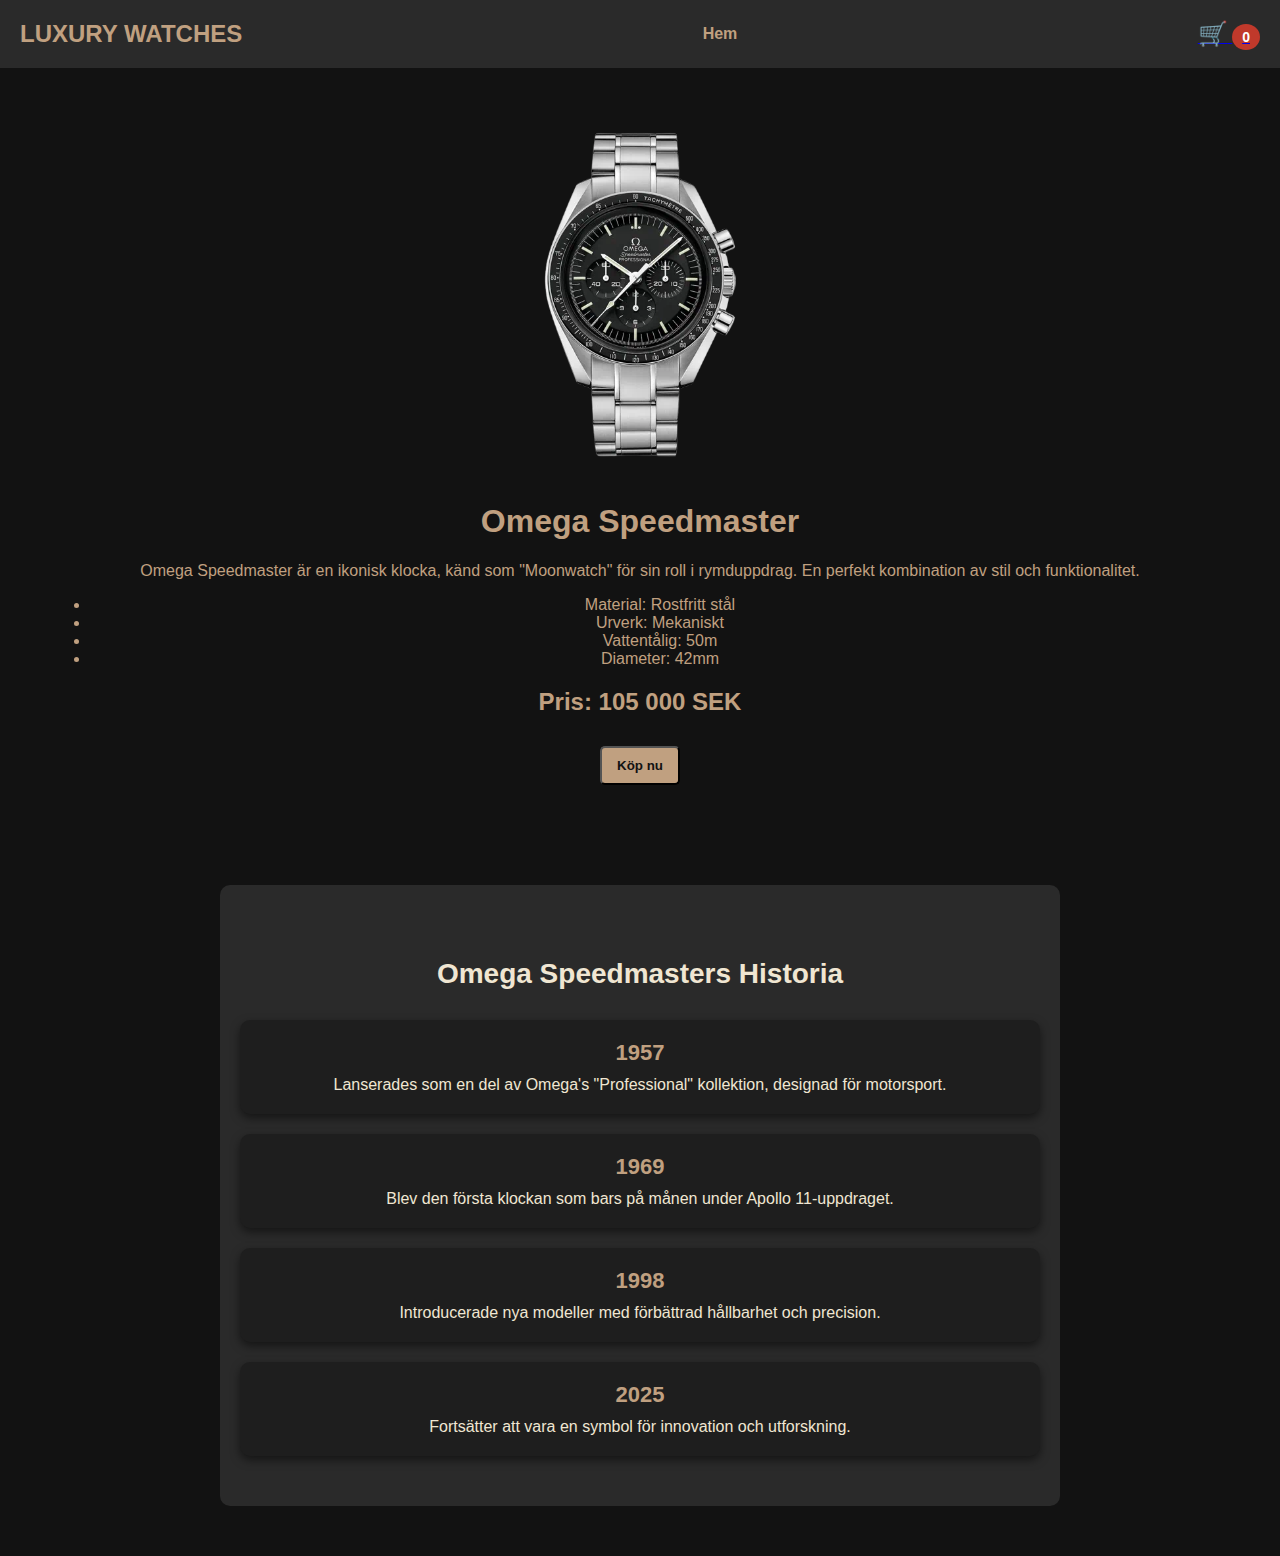
<file: Omega Speedmaster.html>
<!DOCTYPE html>
<html lang="en">
<head>
    <meta charset="UTF-8">
    <meta name="viewport" content="width=device-width, initial-scale=1.0">
    <title>Omega Speedmaster</title>
    <style>
        body {
            font-family: Arial, sans-serif;
            background-color: #121212;
            color: #c0a080;
            margin: 0;
            padding: 0;
        }
        header {
            display: flex;
            justify-content: space-between;
            align-items: center;
            background-color: #2a2a2a;
            padding: 20px;
        }
        .logo {
            font-size: 24px;
            font-weight: bold;
        }
        nav ul {
            list-style: none;
            display: flex;
            gap: 20px;
            margin: 0;
            padding: 0;
        }
        nav a {
            color: #c0a080;
            text-decoration: none;
            font-weight: bold;
        }
        .cart {
            display: flex;
            align-items: center;
            gap: 10px;
        }
        .cart-icon {
            font-size: 24px;
        }
        .cart-count {
            background-color: #c0392b;
            color: white;
            border-radius: 50%;
            padding: 5px 10px;
            font-size: 14px;
            font-weight: bold;
        }
        .product-detail {
            text-align: center;
            padding: 50px;
        }
        .product-detail img {
            width: 300px;
            border-radius: 10px;
        }
        .button {
            display: inline-block;
            margin-top: 10px;
            padding: 10px 15px;
            background-color: #c0a080;
            color: #121212;
            text-decoration: none;
            border-radius: 5px;
            font-weight: bold;
            cursor: pointer;
        }
        .button:hover {
            background-color: #a07a60;
        }
        .timeline {
            background-color: #2a2a2a;
            color: #f0e6d2;
            padding: 50px 20px;
            margin: 50px auto;
            border-radius: 10px;
            max-width: 800px;
            text-align: center;
        }
        .timeline h2 {
            margin-bottom: 30px;
            font-size: 28px;
        }
        .timeline-container {
            display: flex;
            flex-direction: column;
            gap: 20px;
        }
        .timeline-item {
            background-color: #1e1e1e;
            padding: 20px;
            border-radius: 10px;
            box-shadow: 0 4px 10px rgba(0, 0, 0, 0.5);
        }
        .timeline-item h3 {
            margin: 0 0 10px;
            font-size: 22px;
            color: #c0a080;
        }
        .timeline-item p {
            margin: 0;
            font-size: 16px;
        }
    </style>
    <script>
        // Funktion för att uppdatera kundvagnsantalet
        function updateCartCount() {
            const cartCount = document.querySelector('.cart-count');
            const cart = JSON.parse(localStorage.getItem('cart')) || [];
            cartCount.textContent = cart.length;
        }

        // Funktion för att lägga till produkter i varukorgen
        function addToCart(productName, price, imageUrl) {
            let cart = JSON.parse(localStorage.getItem('cart')) || [];
            cart.push({ productName, price, image: imageUrl });
            localStorage.setItem('cart', JSON.stringify(cart));
            alert(`${productName} har lagts till i varukorgen!`);
            updateCartCount(); // Uppdatera siffran på varukorgen
        }

        // Kör när sidan laddas
        document.addEventListener('DOMContentLoaded', updateCartCount);
    </script>
</head>
<body>
    <header>
        <div class="logo">LUXURY WATCHES</div>
        <nav>
            <ul>
                <li><a href="index.html">Hem</a></li>
            </ul>
        </nav>
        <div class="cart">
            <a href="cart.html" class="cart-link">
                <span class="cart-icon">🛒</span>
                <span class="cart-count">0</span>
            </a>
        </div>
    </header>
    
    <main class="product-detail">
        <img src="img/Omega_speedmaster projekt.webp" alt="Omega Speedmaster">
        <h1>Omega Speedmaster</h1>
        <p>Omega Speedmaster är en ikonisk klocka, känd som "Moonwatch" för sin roll i rymduppdrag. En perfekt kombination av stil och funktionalitet.</p>
        <ul>
            <li>Material: Rostfritt stål</li>
            <li>Urverk: Mekaniskt</li>
            <li>Vattentålig: 50m</li>
            <li>Diameter: 42mm</li>
        </ul>
        <h2>Pris: 105 000 SEK</h2>
        <button class="button" onclick="addToCart('Omega Speedmaster', 105000, 'img/Omega_speedmaster projekt.webp')">Köp nu</button>
    </main>

    <section class="timeline">
        <h2>Omega Speedmasters Historia</h2>
        <div class="timeline-container">
            <div class="timeline-item">
                <h3>1957</h3>
                <p>Lanserades som en del av Omega's "Professional" kollektion, designad för motorsport.</p>
            </div>
            <div class="timeline-item">
                <h3>1969</h3>
                <p>Blev den första klockan som bars på månen under Apollo 11-uppdraget.</p>
            </div>
            <div class="timeline-item">
                <h3>1998</h3>
                <p>Introducerade nya modeller med förbättrad hållbarhet och precision.</p>
            </div>
            <div class="timeline-item">
                <h3>2025</h3>
                <p>Fortsätter att vara en symbol för innovation och utforskning.</p>
            </div>
        </div>
    </section>
</body>
</html>
</file>
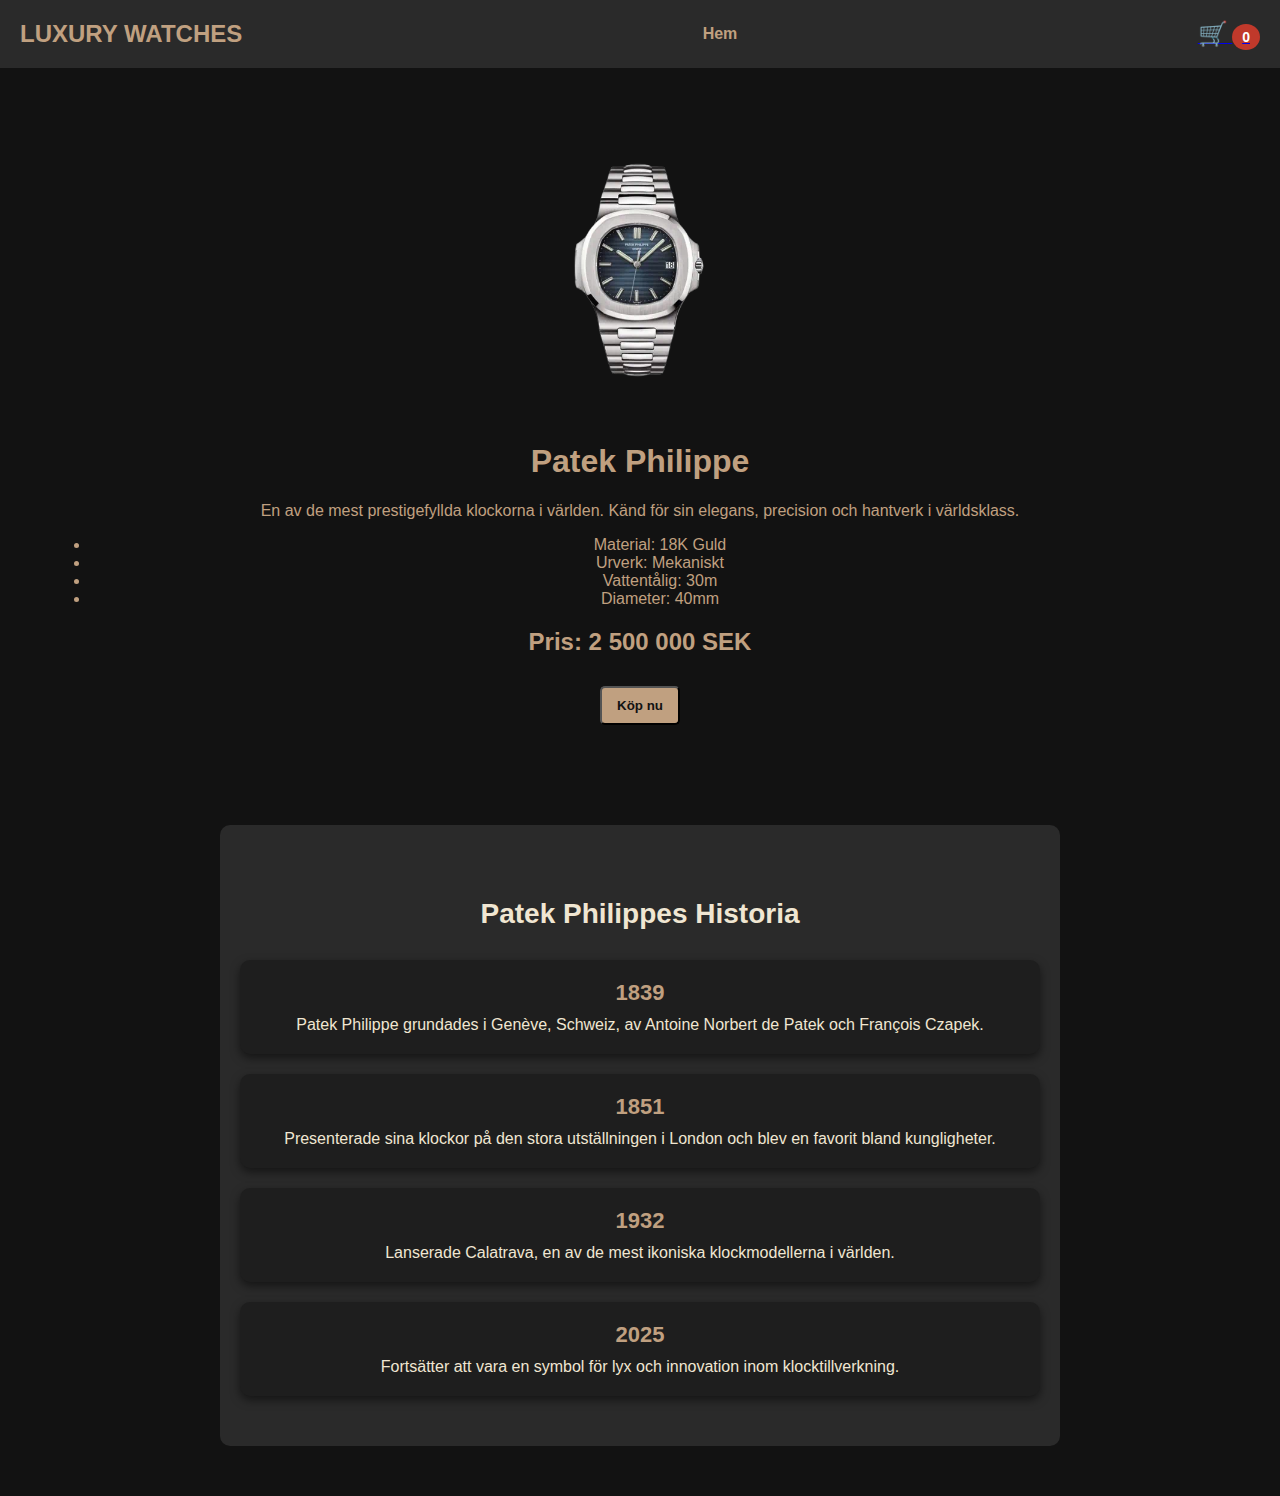
<file: patek-philipe.html>
<!DOCTYPE html>
<html lang="en">
<head>
    <meta charset="UTF-8">
    <meta name="viewport" content="width=device-width, initial-scale=1.0">
    <title>Patek Philippe</title>
    <style>
        body {
            font-family: Arial, sans-serif;
            background-color: #121212;
            color: #c0a080;
            margin: 0;
            padding: 0;
        }
        header {
            display: flex;
            justify-content: space-between;
            align-items: center;
            background-color: #2a2a2a;
            padding: 20px;
        }
        .logo {
            font-size: 24px;
            font-weight: bold;
        }
        nav ul {
            list-style: none;
            display: flex;
            gap: 20px;
            margin: 0;
            padding: 0;
        }
        nav a {
            color: #c0a080;
            text-decoration: none;
            font-weight: bold;
        }
        .cart {
            display: flex;
            align-items: center;
            gap: 10px;
        }
        .cart-icon {
            font-size: 24px;
        }
        .cart-count {
            background-color: #c0392b;
            color: white;
            border-radius: 50%;
            padding: 5px 10px;
            font-size: 14px;
            font-weight: bold;
        }
        .product-detail {
            text-align: center;
            padding: 50px;
        }
        .product-detail img {
            width: 300px;
            border-radius: 10px;
        }
        .button {
            display: inline-block;
            margin-top: 10px;
            padding: 10px 15px;
            background-color: #c0a080;
            color: #121212;
            text-decoration: none;
            border-radius: 5px;
            font-weight: bold;
            cursor: pointer;
        }
        .button:hover {
            background-color: #a07a60;
        }
        .timeline {
            background-color: #2a2a2a;
            color: #f0e6d2;
            padding: 50px 20px;
            margin: 50px auto;
            border-radius: 10px;
            max-width: 800px;
            text-align: center;
        }
        .timeline h2 {
            margin-bottom: 30px;
            font-size: 28px;
        }
        .timeline-container {
            display: flex;
            flex-direction: column;
            gap: 20px;
        }
        .timeline-item {
            background-color: #1e1e1e;
            padding: 20px;
            border-radius: 10px;
            box-shadow: 0 4px 10px rgba(0, 0, 0, 0.5);
        }
        .timeline-item h3 {
            margin: 0 0 10px;
            font-size: 22px;
            color: #c0a080;
        }
        .timeline-item p {
            margin: 0;
            font-size: 16px;
        }
    </style>
    <script>
        // Funktion för att uppdatera kundvagnsantalet
        function updateCartCount() {
            const cartCount = document.querySelector('.cart-count');
            const cart = JSON.parse(localStorage.getItem('cart')) || [];
            cartCount.textContent = cart.length;
        }

        // Funktion för att lägga till produkter i varukorgen
        function addToCart(productName, price, imageUrl) {
            let cart = JSON.parse(localStorage.getItem('cart')) || [];
            cart.push({ productName, price, image: imageUrl });
            localStorage.setItem('cart', JSON.stringify(cart));
            alert(`${productName} har lagts till i varukorgen!`);
            updateCartCount(); // Uppdatera siffran på varukorgen
        }

        // Kör när sidan laddas
        document.addEventListener('DOMContentLoaded', updateCartCount);
    </script>
</head>
<body>
    <header>
        <div class="logo">LUXURY WATCHES</div>
        <nav>
            <ul>
                <li><a href="index.html">Hem</a></li>
            </ul>
        </nav>
        <div class="cart">
            <a href="cart.html" class="cart-link">
                <span class="cart-icon">🛒</span>
                <span class="cart-count">0</span>
            </a>
        </div>
    </header>
    
    <main class="product-detail">
        <img src="img/Patek-Philippe projekt.webp" alt="Patek Philippe">
        <h1>Patek Philippe</h1>
        <p>En av de mest prestigefyllda klockorna i världen. Känd för sin elegans, precision och hantverk i världsklass.</p>
        <ul>
            <li>Material: 18K Guld</li>
            <li>Urverk: Mekaniskt</li>
            <li>Vattentålig: 30m</li>
            <li>Diameter: 40mm</li>
        </ul>
        <h2>Pris: 2 500 000 SEK</h2>
        <button class="button" onclick="addToCart('Patek Philippe', 2500000, 'img/Patek-Philippe projekt.webp')">Köp nu</button>
    </main>

    <section class="timeline">
        <h2>Patek Philippes Historia</h2>
        <div class="timeline-container">
            <div class="timeline-item">
                <h3>1839</h3>
                <p>Patek Philippe grundades i Genève, Schweiz, av Antoine Norbert de Patek och François Czapek.</p>
            </div>
            <div class="timeline-item">
                <h3>1851</h3>
                <p>Presenterade sina klockor på den stora utställningen i London och blev en favorit bland kungligheter.</p>
            </div>
            <div class="timeline-item">
                <h3>1932</h3>
                <p>Lanserade Calatrava, en av de mest ikoniska klockmodellerna i världen.</p>
            </div>
            <div class="timeline-item">
                <h3>2025</h3>
                <p>Fortsätter att vara en symbol för lyx och innovation inom klocktillverkning.</p>
            </div>
        </div>
    </section>
</body>
</html>
</file>
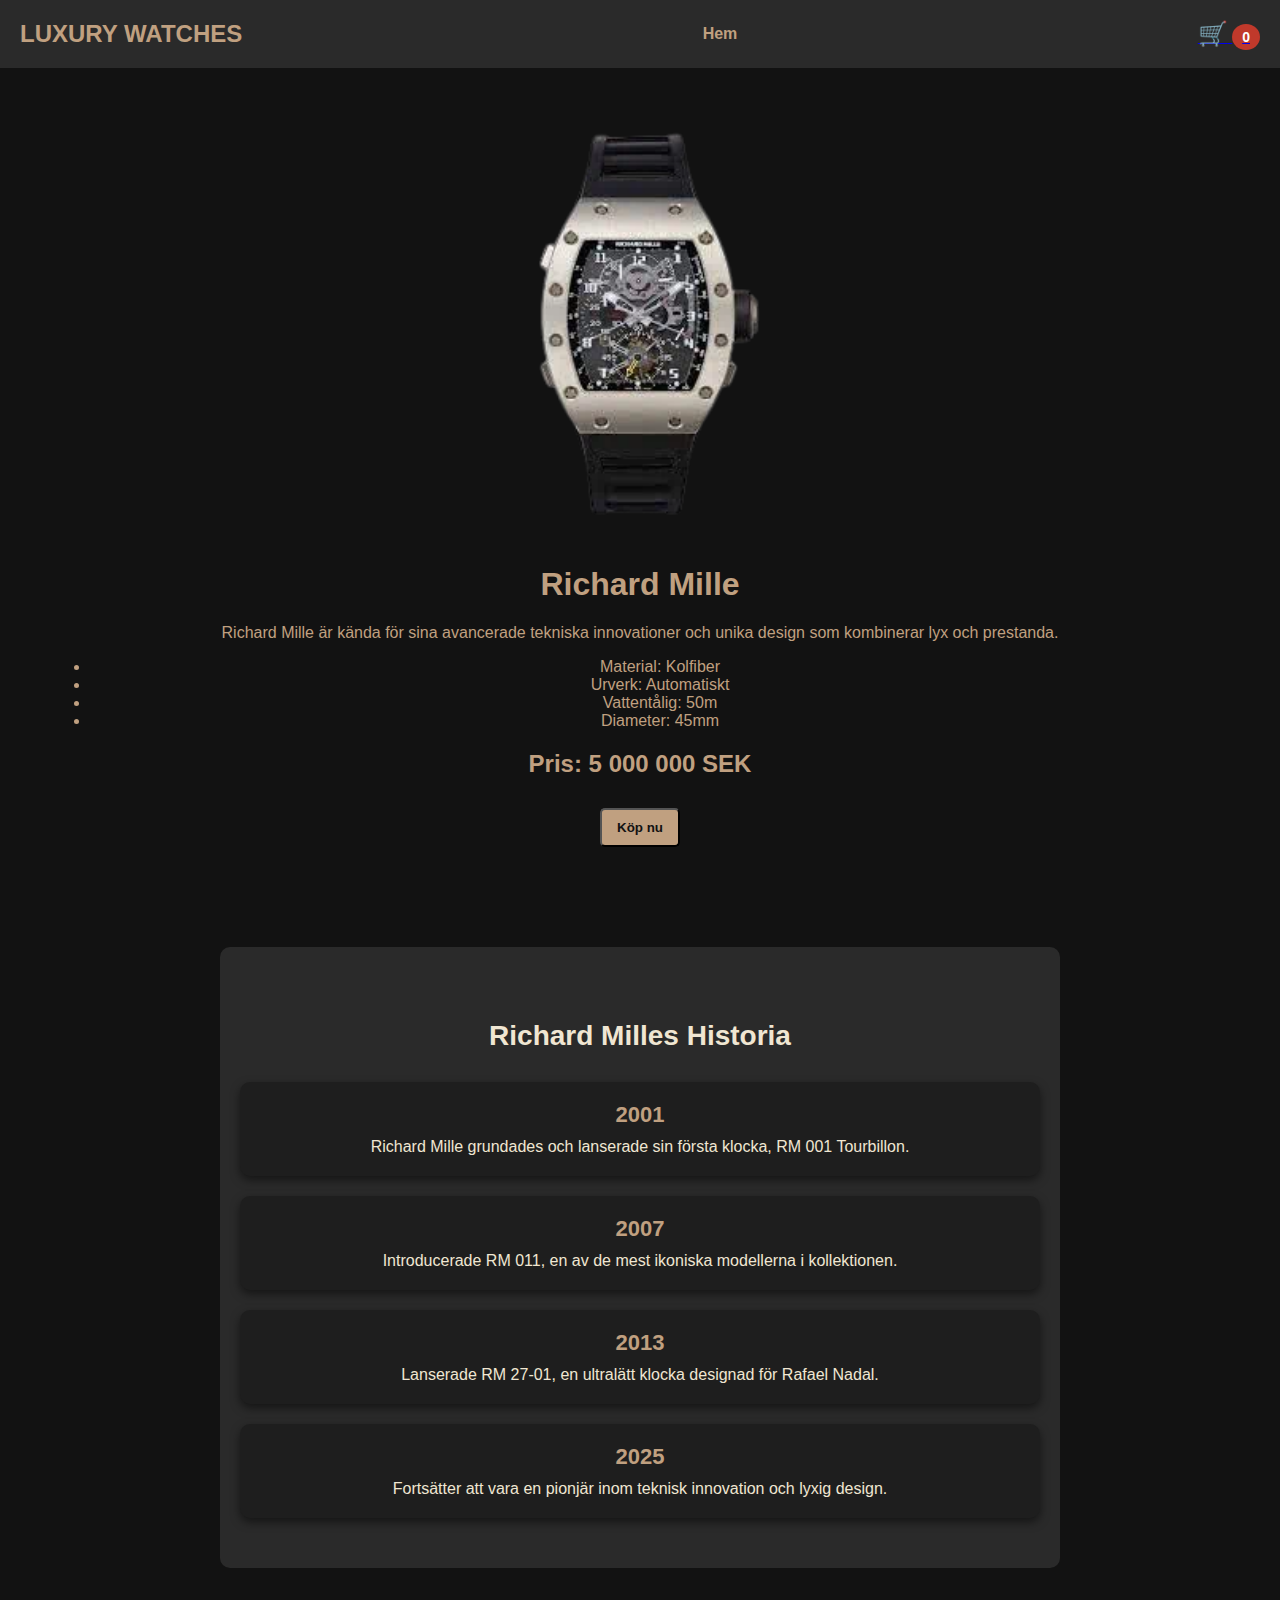
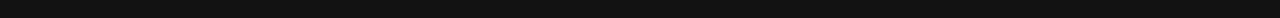
<file: Richard Mile.html>
<!DOCTYPE html>
<html lang="en">
<head>
    <meta charset="UTF-8">
    <meta name="viewport" content="width=device-width, initial-scale=1.0">
    <title>Richard Mille</title>
    <style>
        body {
            font-family: Arial, sans-serif;
            background-color: #121212;
            color: #c0a080;
            margin: 0;
            padding: 0;
        }
        header {
            display: flex;
            justify-content: space-between;
            align-items: center;
            background-color: #2a2a2a;
            padding: 20px;
        }
        .logo {
            font-size: 24px;
            font-weight: bold;
        }
        nav ul {
            list-style: none;
            display: flex;
            gap: 20px;
            margin: 0;
            padding: 0;
        }
        nav a {
            color: #c0a080;
            text-decoration: none;
            font-weight: bold;
        }
        .cart {
            display: flex;
            align-items: center;
            gap: 10px;
        }
        .cart-icon {
            font-size: 24px;
        }
        .cart-count {
            background-color: #c0392b;
            color: white;
            border-radius: 50%;
            padding: 5px 10px;
            font-size: 14px;
            font-weight: bold;
        }
        .product-detail {
            text-align: center;
            padding: 50px;
        }
        .product-detail img {
            width: 300px;
            border-radius: 10px;
        }
        .button {
            display: inline-block;
            margin-top: 10px;
            padding: 10px 15px;
            background-color: #c0a080;
            color: #121212;
            text-decoration: none;
            border-radius: 5px;
            font-weight: bold;
            cursor: pointer;
        }
        .button:hover {
            background-color: #a07a60;
        }
        .timeline {
            background-color: #2a2a2a;
            color: #f0e6d2;
            padding: 50px 20px;
            margin: 50px auto;
            border-radius: 10px;
            max-width: 800px;
            text-align: center;
        }
        .timeline h2 {
            margin-bottom: 30px;
            font-size: 28px;
        }
        .timeline-container {
            display: flex;
            flex-direction: column;
            gap: 20px;
        }
        .timeline-item {
            background-color: #1e1e1e;
            padding: 20px;
            border-radius: 10px;
            box-shadow: 0 4px 10px rgba(0, 0, 0, 0.5);
        }
        .timeline-item h3 {
            margin: 0 0 10px;
            font-size: 22px;
            color: #c0a080;
        }
        .timeline-item p {
            margin: 0;
            font-size: 16px;
        }
    </style>
    <script>
        // Funktion för att uppdatera kundvagnsantalet
        function updateCartCount() {
            const cartCount = document.querySelector('.cart-count');
            const cart = JSON.parse(localStorage.getItem('cart')) || [];
            cartCount.textContent = cart.length;
        }

        // Funktion för att lägga till produkter i varukorgen
        function addToCart(productName, price, imageUrl) {
            let cart = JSON.parse(localStorage.getItem('cart')) || [];
            cart.push({ productName, price, image: imageUrl });
            localStorage.setItem('cart', JSON.stringify(cart));
            alert(`${productName} har lagts till i varukorgen!`);
            updateCartCount(); // Uppdatera siffran på varukorgen
        }

        // Kör när sidan laddas
        document.addEventListener('DOMContentLoaded', updateCartCount);
    </script>
</head>
<body>
    <header>
        <div class="logo">LUXURY WATCHES</div>
        <nav>
            <ul>
                <li><a href="index.html">Hem</a></li>
            </ul>
        </nav>
        <div class="cart">
            <a href="cart.html" class="cart-link">
                <span class="cart-icon">🛒</span>
                <span class="cart-count">0</span>
            </a>
        </div>
    </header>
    
    <main class="product-detail">
        <img src="img/Richard Mile projekt.webp" alt="Richard Mille">
        <h1>Richard Mille</h1>
        <p>Richard Mille är kända för sina avancerade tekniska innovationer och unika design som kombinerar lyx och prestanda.</p>
        <ul>
            <li>Material: Kolfiber</li>
            <li>Urverk: Automatiskt</li>
            <li>Vattentålig: 50m</li>
            <li>Diameter: 45mm</li>
        </ul>
        <h2>Pris: 5 000 000 SEK</h2>
        <button class="button" onclick="addToCart('Richard Mille', 5000000, 'img/Richard Mile projekt.webp')">Köp nu</button>
    </main>

    <section class="timeline">
        <h2>Richard Milles Historia</h2>
        <div class="timeline-container">
            <div class="timeline-item">
                <h3>2001</h3>
                <p>Richard Mille grundades och lanserade sin första klocka, RM 001 Tourbillon.</p>
            </div>
            <div class="timeline-item">
                <h3>2007</h3>
                <p>Introducerade RM 011, en av de mest ikoniska modellerna i kollektionen.</p>
            </div>
            <div class="timeline-item">
                <h3>2013</h3>
                <p>Lanserade RM 27-01, en ultralätt klocka designad för Rafael Nadal.</p>
            </div>
            <div class="timeline-item">
                <h3>2025</h3>
                <p>Fortsätter att vara en pionjär inom teknisk innovation och lyxig design.</p>
            </div>
        </div>
    </section>
</body>
</html>
</file>
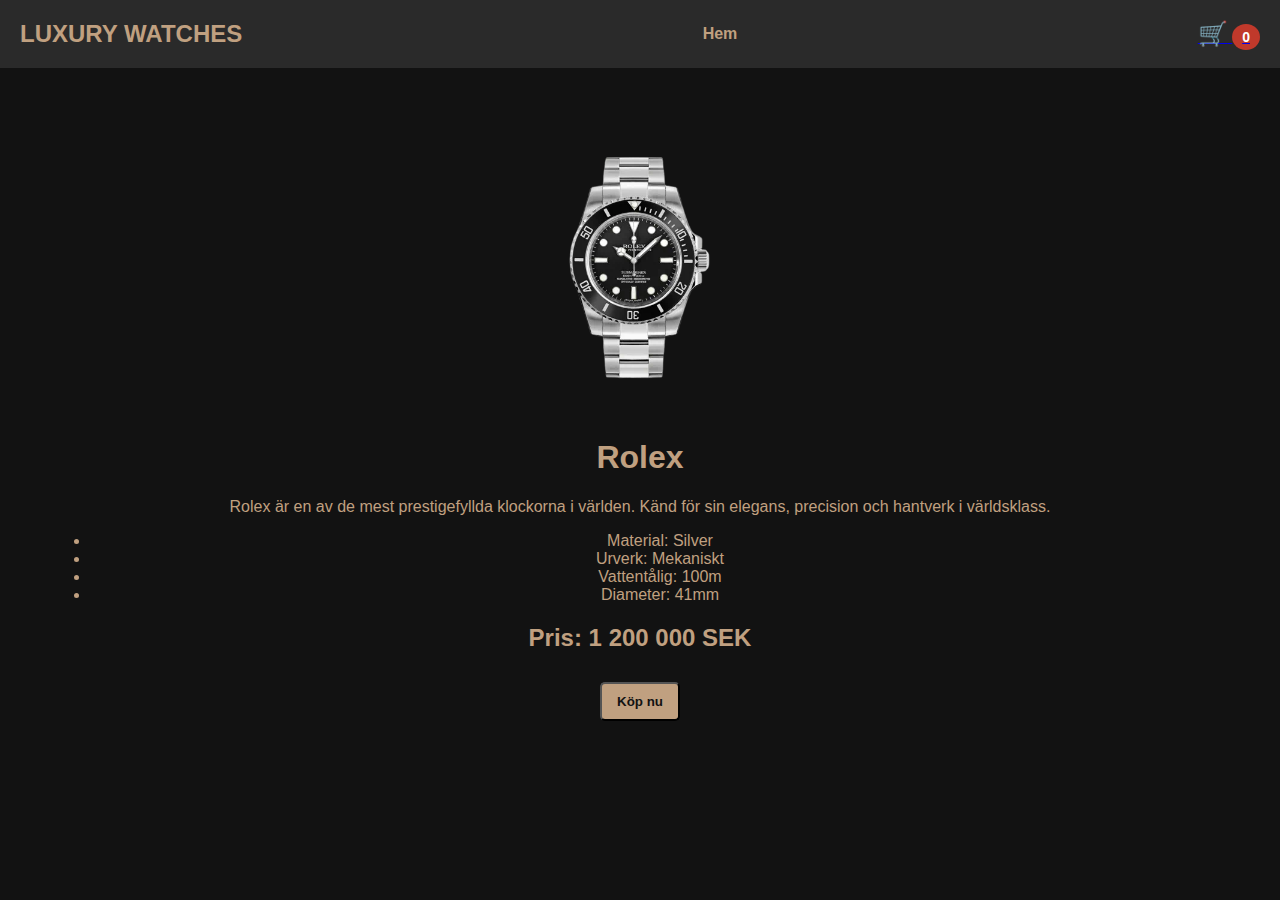
<file: rolex.html>
<html lang="en">
<head>
    <meta charset="UTF-8">
    <meta name="viewport" content="width=device-width, initial-scale=1.0">
    <title>Rolex</title>
    <style>
        body {
            font-family: Arial, sans-serif;
            background-color: #121212;
            color: #c0a080;
            margin: 0;
            padding: 0;
        }
        header {
            display: flex;
            justify-content: space-between;
            align-items: center;
            background-color: #2a2a2a;
            padding: 20px;
        }
        .logo {
            font-size: 24px;
            font-weight: bold;
        }
        nav ul {
            list-style: none;
            display: flex;
            gap: 20px;
            margin: 0;
            padding: 0;
        }
        nav a {
            color: #c0a080;
            text-decoration: none;
            font-weight: bold;
        }
        .cart {
            display: flex;
            align-items: center;
            gap: 10px;
        }
        .cart-icon {
            font-size: 24px;
        }
        .cart-count {
            background-color: #c0392b;
            color: white;
            border-radius: 50%;
            padding: 5px 10px;
            font-size: 14px;
            font-weight: bold;
        }
        .product-detail {
            text-align: center;
            padding: 50px;
        }
        .product-detail img {
            width: 300px;
            border-radius: 10px;
        }
        .button {
            display: inline-block;
            margin-top: 10px;
            padding: 10px 15px;
            background-color: #c0a080;
            color: #121212;
            text-decoration: none;
            border-radius: 5px;
            font-weight: bold;
            cursor: pointer;
        }
        .button:hover {
            background-color: #a07a60;
        }
    </style>
    <script>
        // Funktion för att uppdatera kundvagnsantalet
        function updateCartCount() {
            const cartCount = document.querySelector('.cart-count');
            const cart = JSON.parse(localStorage.getItem('cart')) || [];
            cartCount.textContent = cart.length;
        }

        // Funktion för att lägga till produkter i varukorgen
        function addToCart(productName, price, imageUrl) {
            let cart = JSON.parse(localStorage.getItem('cart')) || [];
            cart.push({ productName, price, image: imageUrl });
            localStorage.setItem('cart', JSON.stringify(cart));
            alert(`${productName} har lagts till i varukorgen!`);
            updateCartCount(); // Uppdatera siffran på varukorgen
        }

        // Kör när sidan laddas
        document.addEventListener('DOMContentLoaded', updateCartCount);
    </script>
</head>
<body>
    <header>
        <div class="logo">LUXURY WATCHES</div>
        <nav>
            <ul>
                <li><a href="index.html">Hem</a></li>
            </ul>
        </nav>
        <div class="cart">
            <a href="cart.html" class="cart-link">
                <span class="cart-icon">🛒</span>
                <span class="cart-count">0</span>
            </a>
        </div>
    </header>
    
    <main class="product-detail">
        <img src="img/rolex projekt.webp" alt="Rolex">
        <h1>Rolex</h1>
        <p>Rolex är en av de mest prestigefyllda klockorna i världen. Känd för sin elegans, precision och hantverk i världsklass.</p>
        <ul>
            <li>Material: Silver</li>
            <li>Urverk: Mekaniskt</li>
            <li>Vattentålig: 100m</li>
            <li>Diameter: 41mm</li>
        </ul>
        <h2>Pris: 1 200 000 SEK</h2>
        <button class="button" onclick="addToCart('Rolex', 1200000, 'img/rolex projekt.webp')">Köp nu</button>
    </main>
</body>
</html>
</file>
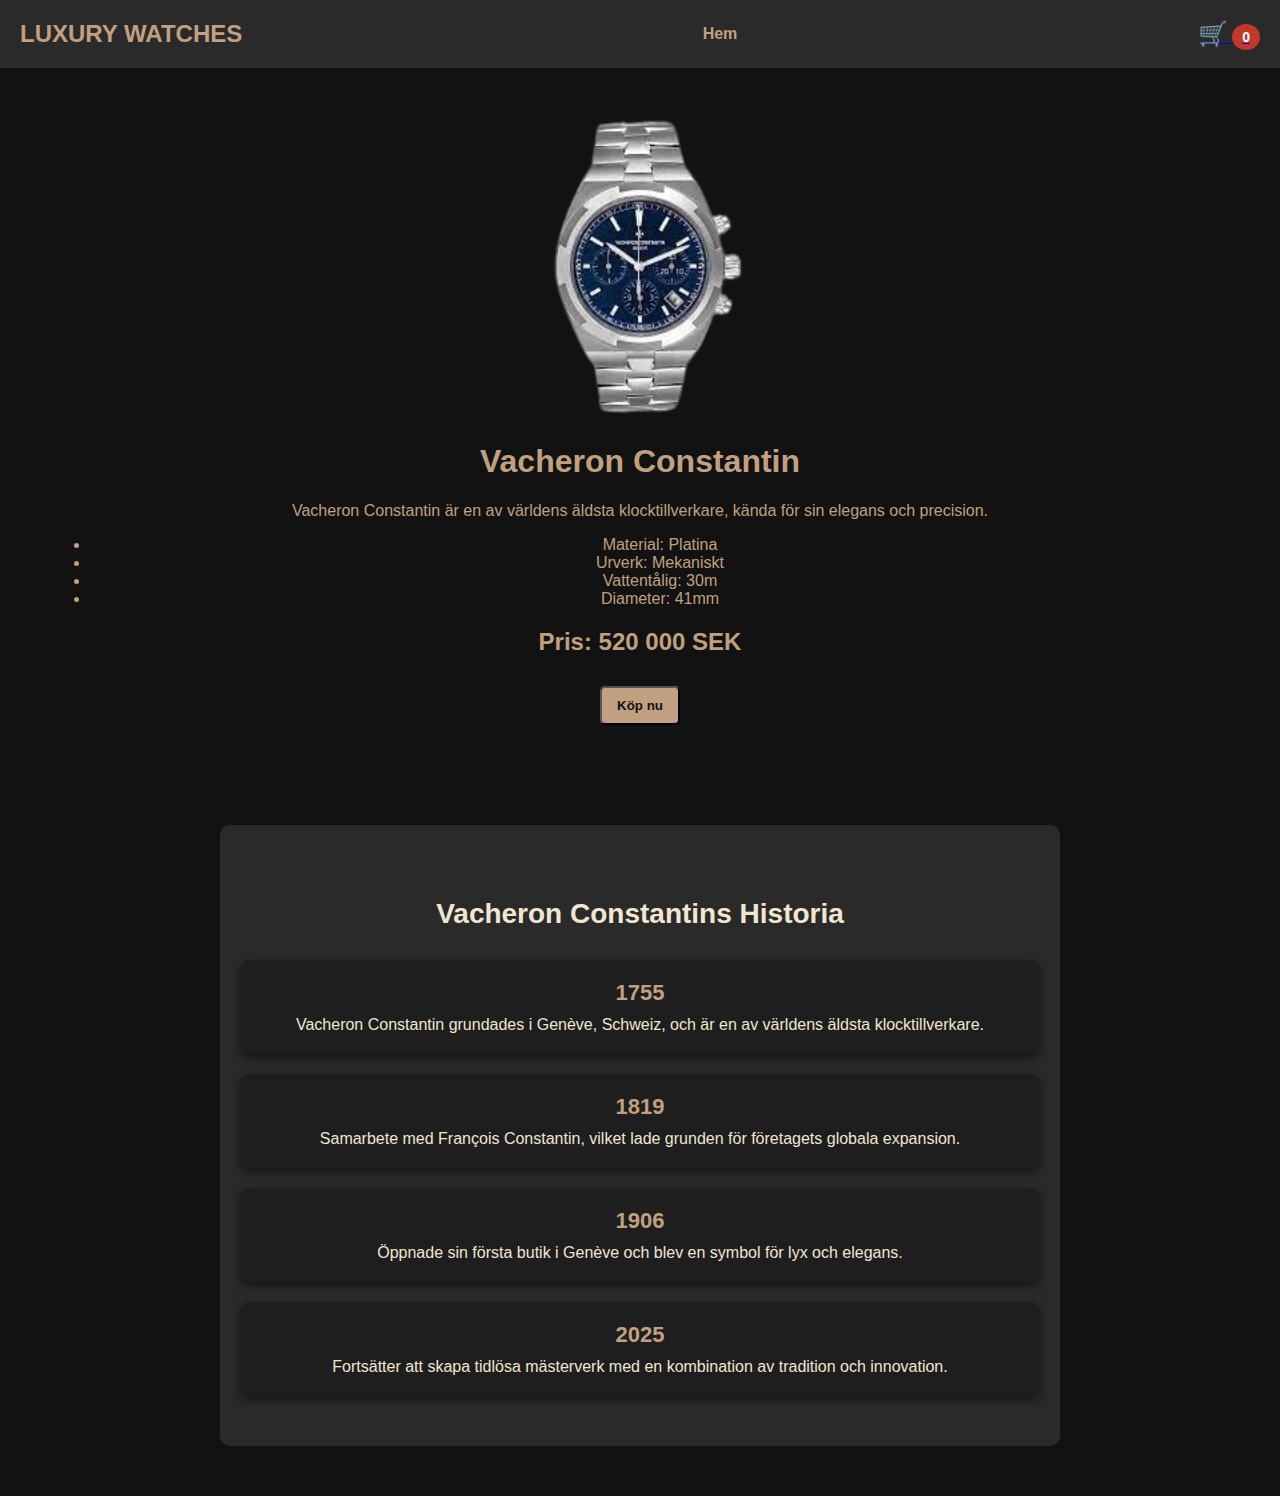
<file: Vacheron Constantin.html>
<!DOCTYPE html>
<html lang="en">
<head>
    <meta charset="UTF-8">
    <meta name="viewport" content="width=device-width, initial-scale=1.0">
    <title>Vacheron Constantin</title>
    <style>
        body {
            font-family: Arial, sans-serif;
            background-color: #121212;
            color: #c0a080;
            margin: 0;
            padding: 0;
        }
        header {
            display: flex;
            justify-content: space-between;
            align-items: center;
            background-color: #2a2a2a;
            padding: 20px;
        }
        .logo {
            font-size: 24px;
            font-weight: bold;
        }
        nav ul {
            list-style: none;
            display: flex;
            gap: 20px;
            margin: 0;
            padding: 0;
        }
        nav a {
            color: #c0a080;
            text-decoration: none;
            font-weight: bold;
        }
        .cart {
            display: flex;
            align-items: center;
            gap: 10px;
        }
        .cart-icon {
            font-size: 24px;
        }
        .cart-count {
            background-color: #c0392b;
            color: white;
            border-radius: 50%;
            padding: 5px 10px;
            font-size: 14px;
            font-weight: bold;
        }
        .product-detail {
            text-align: center;
            padding: 50px;
        }
        .product-detail img {
            width: 300px;
            border-radius: 10px;
        }
        .button {
            display: inline-block;
            margin-top: 10px;
            padding: 10px 15px;
            background-color: #c0a080;
            color: #121212;
            text-decoration: none;
            border-radius: 5px;
            font-weight: bold;
            cursor: pointer;
        }
        .button:hover {
            background-color: #a07a60;
        }
        .timeline {
            background-color: #2a2a2a;
            color: #f0e6d2;
            padding: 50px 20px;
            margin: 50px auto;
            border-radius: 10px;
            max-width: 800px;
            text-align: center;
        }
        .timeline h2 {
            margin-bottom: 30px;
            font-size: 28px;
        }
        .timeline-container {
            display: flex;
            flex-direction: column;
            gap: 20px;
        }
        .timeline-item {
            background-color: #1e1e1e;
            padding: 20px;
            border-radius: 10px;
            box-shadow: 0 4px 10px rgba(0, 0, 0, 0.5);
        }
        .timeline-item h3 {
            margin: 0 0 10px;
            font-size: 22px;
            color: #c0a080;
        }
        .timeline-item p {
            margin: 0;
            font-size: 16px;
        }
    </style>
    <script>
        // Funktion för att uppdatera kundvagnsantalet
        function updateCartCount() {
            const cartCount = document.querySelector('.cart-count');
            const cart = JSON.parse(localStorage.getItem('cart')) || [];
            cartCount.textContent = cart.length;
        }

        // Funktion för att lägga till produkter i varukorgen
        function addToCart(productName, price, imageUrl) {
            let cart = JSON.parse(localStorage.getItem('cart')) || [];
            cart.push({ productName, price, image: imageUrl });
            localStorage.setItem('cart', JSON.stringify(cart));
            alert(`${productName} har lagts till i varukorgen!`);
            updateCartCount(); // Uppdatera siffran på varukorgen
        }

        // Kör när sidan laddas
        document.addEventListener('DOMContentLoaded', updateCartCount);
    </script>
</head>
<body>
    <header>
        <div class="logo">LUXURY WATCHES</div>
        <nav>
            <ul>
                <li><a href="index.html">Hem</a></li>
            </ul>
        </nav>
        <div class="cart">
            <a href="cart.html" class="cart-link">
                <span class="cart-icon">🛒</span>
                <span class="cart-count">0</span>
            </a>
        </div>
    </header>
    
    <main class="product-detail">
        <img src="img/Vacheron Constantin projekt.webp" alt="Vacheron Constantin">
        <h1>Vacheron Constantin</h1>
        <p>Vacheron Constantin är en av världens äldsta klocktillverkare, kända för sin elegans och precision.</p>
        <ul>
            <li>Material: Platina</li>
            <li>Urverk: Mekaniskt</li>
            <li>Vattentålig: 30m</li>
            <li>Diameter: 41mm</li>
        </ul>
        <h2>Pris: 520 000 SEK</h2>
        <button class="button" onclick="addToCart('Vacheron Constantin', 520000, 'img/Vacheron Constantin projekt.webp')">Köp nu</button>
    </main>

    <section class="timeline">
        <h2>Vacheron Constantins Historia</h2>
        <div class="timeline-container">
            <div class="timeline-item">
                <h3>1755</h3>
                <p>Vacheron Constantin grundades i Genève, Schweiz, och är en av världens äldsta klocktillverkare.</p>
            </div>
            <div class="timeline-item">
                <h3>1819</h3>
                <p>Samarbete med François Constantin, vilket lade grunden för företagets globala expansion.</p>
            </div>
            <div class="timeline-item">
                <h3>1906</h3>
                <p>Öppnade sin första butik i Genève och blev en symbol för lyx och elegans.</p>
            </div>
            <div class="timeline-item">
                <h3>2025</h3>
                <p>Fortsätter att skapa tidlösa mästerverk med en kombination av tradition och innovation.</p>
            </div>
        </div>
    </section>
</body>
</html>
</file>
<file: style.css>
/* Grundläggande styling */
body {
    font-family: Arial, sans-serif;
    background-color: #121212;
    color: #c0a080;
    margin: 0;
    padding: 0;
}

header {
    display: flex;
    justify-content: space-between;
    align-items: center;
    background-color: #2a2a2a;
    padding: 20px;
    position: relative;
}

.logo {
    font-size: 24px;
    font-weight: bold;
}

nav ul {
    list-style: none;
    display: flex;
    gap: 20px;
    margin: 0;
    padding: 0;
}

nav a {
    color: #c0a080;
    text-decoration: none;
    font-weight: bold;
}

/* Varukorgsikon */
.cart {
    position: relative;
    display: inline-block;
}

.cart-icon {
    font-size: 24px;
}

.cart-count {
    position: absolute;
    top: -10px;
    right: -10px;
    background-color: red;
    color: white;
    border-radius: 50%;
    padding: 2px 6px;
    font-size: 14px;
    font-weight: bold;
}

/* Produkter */
.product-container {
    display: grid;
    grid-template-columns: repeat(5, 1fr);
    gap: 20px;
    padding: 20px;
    max-width: 1200px;
    margin: auto;
}

.unique-product {
    grid-column: span 5;
    text-align: center;
    background: #333;
    padding: 20px;
    border-radius: 10px;
}

.unique-product img {
    width: 100%;
    height: auto;
    max-width: 600px;
    border-radius: 5px;
}

.product {
    background: #1e1e1e;
    padding: 15px;
    border-radius: 10px;
    text-align: center;
    transition: transform 0.3s;
    display: flex;
    flex-direction: column;
    justify-content: space-between; /* För att placera knappen längst ner */
    height: 100%; /* Gör alla produkter lika höga */
}

.product img {
    width: 100%;
    max-height: 250px;
    object-fit: contain;
    border-radius: 5px;
    background-color: #222;
    margin-bottom: 10px;
}

.product p {
    margin: 5px 0;
}

.product:hover {
    transform: scale(1.05);
}

/* Styling för knappar */
button {
    background-color: #c0a080;
    color: #121212;
    border: none;
    padding: 10px 20px;
    font-size: 16px;
    font-weight: bold;
    border-radius: 5px;
    cursor: pointer;
    transition: background-color 0.3s ease, transform 0.2s ease;
    margin-top: auto; /* Tvingar knappen att ligga längst ner */
}

button:hover {
    background-color: #a07a60;
    transform: scale(1.05);
}

button:active {
    background-color: #8a5a40;
    transform: scale(0.95);
}

/* Styling för "View Details"-knappen */
a.button {
    display: inline-block;
    background-color: #444;
    color: #c0a080;
    text-decoration: none;
    padding: 10px 20px;
    font-size: 16px;
    font-weight: bold;
    border-radius: 5px;
    transition: background-color 0.3s ease, transform 0.2s ease;
    margin-top: 10px;
}

a.button:hover {
    background-color: #666;
    transform: scale(1.05);
}

a.button:active {
    background-color: #555;
    transform: scale(0.95);
}

/* Responsiv design */
@media (max-width: 1024px) {
    .product-container {
        grid-template-columns: repeat(2, 1fr);
    }
    .unique-product {
        grid-column: span 2;
    }
}

@media (max-width: 768px) {
    .product-container {
        grid-template-columns: 1fr;
    }
    .unique-product {
        grid-column: span 1;
    }
}

/* Hamburgermeny */
.hamburger-menu {
    display: none;
    flex-direction: column;
    cursor: pointer;
    gap: 5px;
    z-index: 10;
}

.hamburger-menu .bar {
    width: 25px;
    height: 3px;
    background-color: #c0a080;
    border-radius: 5px;
}

.nav-links {
    display: flex;
    gap: 20px;
}

@media (max-width: 768px) {
    .nav-links {
        display: none;
        flex-direction: column;
        gap: 15px;
        position: absolute;
        top: 60px;
        right: 0;
        background-color: #2a2a2a;
        padding: 20px;
        width: 200px;
    }

    .nav-links.open {
        display: flex;
    }

    .hamburger-menu {
        display: flex;
    }
}

/* Footer */
footer {
    text-align: center;
    padding: 10px;
    background-color: #2a2a2a;
    color: #fff;
    margin-top: 20px;
}
</file>
